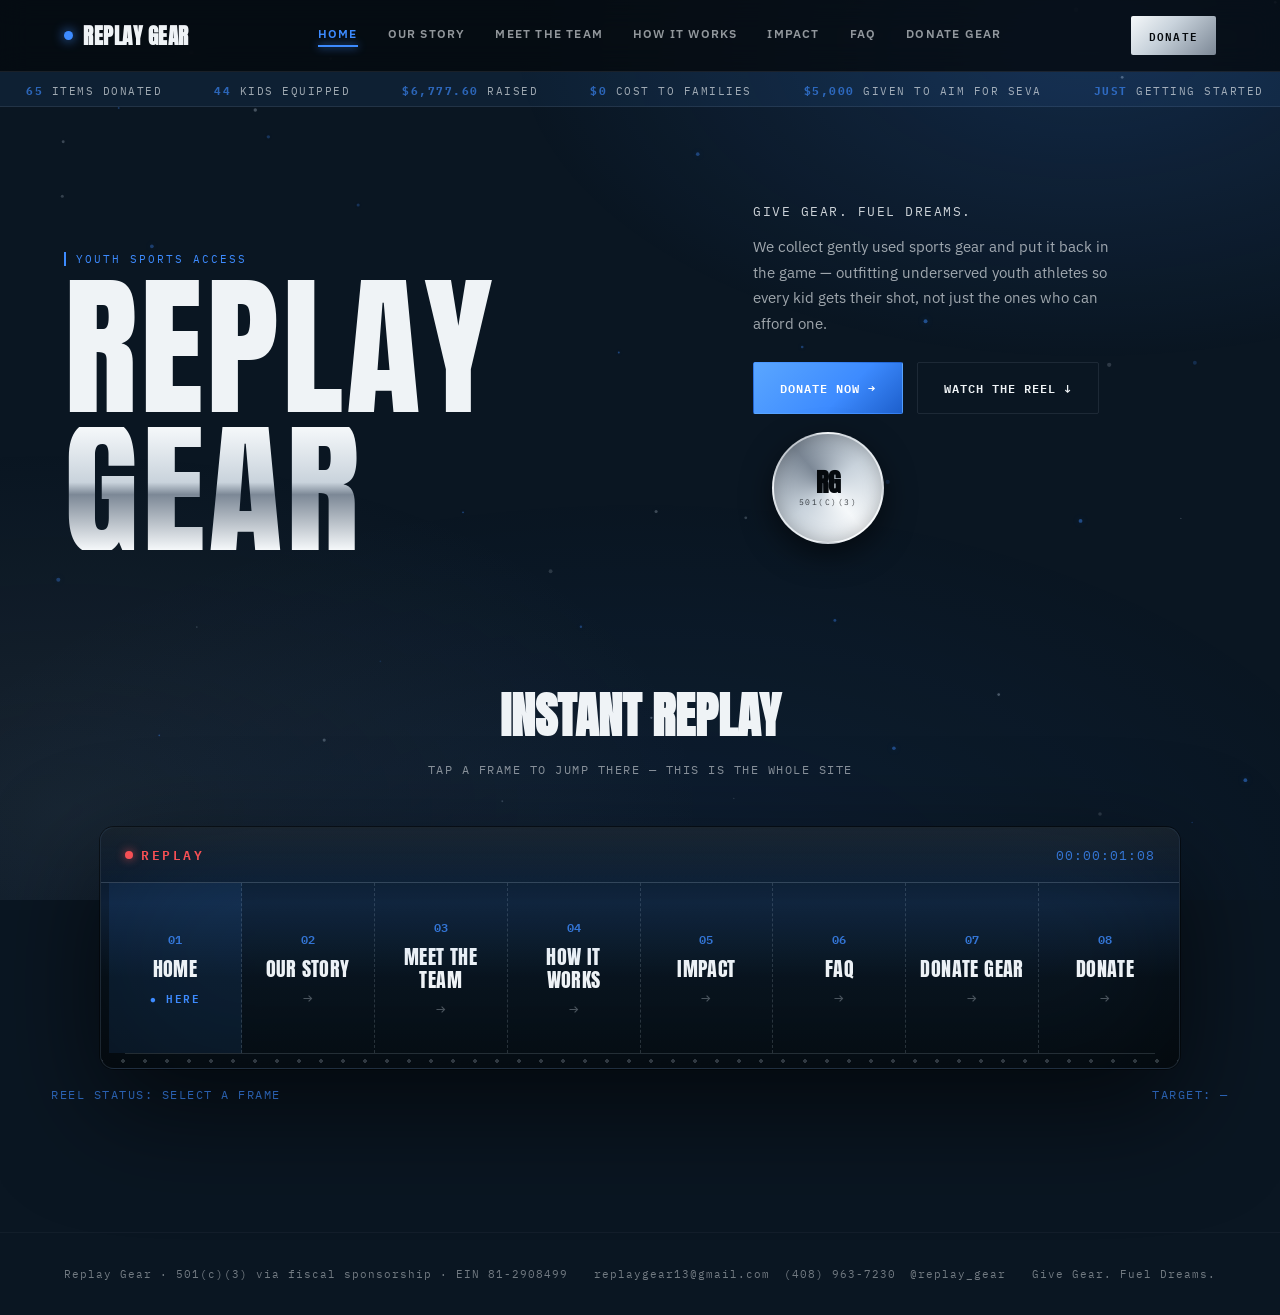
<file: index.html>
<!DOCTYPE html>
<html lang="en">
<head>
<meta charset="UTF-8">
<meta name="viewport" content="width=device-width, initial-scale=1.0">
<title>Replay Gear — Give Gear. Fuel Dreams.</title>
<meta name="description" content="Replay Gear collects gently used youth sports equipment and puts it back in the game — outfitting underserved young athletes so every kid gets their shot.">
<meta property="og:title" content="Replay Gear — Give Gear. Fuel Dreams.">
<meta property="og:description" content="We collect gently used sports gear and redistribute it to underserved youth athletes, at no cost to families.">
<meta property="og:type" content="website">
<link rel="icon" href="data:image/svg+xml,<svg xmlns=%22http://www.w3.org/2000/svg%22 viewBox=%220 0 100 100%22><circle cx=%2250%22 cy=%2250%22 r=%2248%22 fill=%22%230A1622%22/><ellipse cx=%2250%22 cy=%2250%22 rx=%2232%22 ry=%2220%22 fill=%22%23C9D3DC%22/></svg>">
<link rel="preconnect" href="https://fonts.googleapis.com">
<link rel="preconnect" href="https://fonts.gstatic.com" crossorigin>
<link href="https://fonts.googleapis.com/css2?family=Anton&family=IBM+Plex+Sans:wght@400;500;600;700&family=IBM+Plex+Mono:wght@500;600&display=swap" rel="stylesheet">
<link rel="stylesheet" href="css/style.css">
</head>
<body>
<canvas id="bg-canvas" aria-hidden="true"></canvas>
<div class="bg-glow"></div>

<nav>
  <a class="logo" href="index.html"><span class="dot"></span>REPLAY GEAR</a>
  <div class="navlinks">
    <a href="index.html" aria-current="page">Home</a>
    <a href="story.html">Our Story</a>
    <a href="team.html">Meet the Team</a>
    <a href="how-it-works.html">How it Works</a>
    <a href="impact.html">Impact</a>
    <a href="faq.html">FAQ</a>
    <a href="donate-gear.html">Donate Gear</a>
  </div>
  <div class="nav-right">
    <a class="nav-cta" href="donate.html">Donate</a>
    <button class="nav-burger" id="navBurger" aria-label="Toggle menu" aria-expanded="false">
      <span></span><span></span><span></span>
    </button>
  </div>
</nav>

<div class="mobile-panel" id="mobilePanel">
  <a href="index.html" aria-current="page">Home</a>
  <a href="story.html">Our Story</a>
  <a href="team.html">Meet the Team</a>
  <a href="how-it-works.html">How it Works</a>
  <a href="impact.html">Impact</a>
  <a href="faq.html">FAQ</a>
    <a href="donate-gear.html">Donate Gear</a>
  <a class="nav-cta" href="donate.html">Donate</a>
</div>

<div class="ticker-wrap"><div class="ticker" id="ticker"></div></div>

<main>
  <section class="hero" id="hero">
    <div class="hero-grid">
      <div class="hero-title-col">
        <div class="hero-tag">Youth Sports Access</div>
        <h1 class="hero-title">
          <span class="flap-line" id="flap1"></span>
          <span class="flap-line chrome-text" id="flap2"></span>
        </h1>
      </div>
      <div class="hero-copy-col">
        <p class="hero-kicker">Give gear. Fuel dreams.</p>
        <p class="hero-sub">We collect gently used sports gear and put it back in the game — outfitting underserved youth athletes so every kid gets their shot, not just the ones who can afford one.</p>
        <div class="hero-actions">
          <div class="hero-cta-primary">
            <a class="btn btn-primary" href="donate.html">Donate Now →</a>
            <div class="badge-wrap" aria-hidden="true">
              <div class="badge-coin">
                <div class="badge-coin-inner">
                  <div class="badge-face front">
                    <span class="rg">RG</span>
                    <span class="mono">501(C)(3)</span>
                  </div>
                  <div class="badge-face back">
                    <div class="laces"><span></span><span></span><span></span><span></span><span></span></div>
                  </div>
                </div>
              </div>
            </div>
          </div>
          <a class="btn btn-ghost" href="#field">Watch the Reel ↓</a>
        </div>
      </div>
    </div>
  </section>

  <section class="field-section" id="field">
    <div class="field-header">
      <div class="field-title">Instant Replay</div>
      <div class="field-note">Tap a frame to jump there — this is the whole site</div>
    </div>
    <div class="reel-wrap" id="fieldWrap">
      <div class="reel-monitor">
        <div class="reel-scanline"></div>
        <div class="reel-topbar">
          <span class="reel-live"><span class="reel-dot"></span>Replay</span>
          <span class="reel-timecode" id="reelTimecode">00:00:00:00</span>
        </div>
        <div class="reel-strip" id="field-el">
          <div class="frame current" aria-current="page">
            <span class="frame-num">01</span>
            <span class="frame-name">Home</span>
            <span class="frame-here">● Here</span>
          </div>
          <button class="frame" data-href="story.html">
            <span class="frame-num">02</span>
            <span class="frame-name">Our Story</span>
            <span class="frame-arrow">→</span>
          </button>
          <button class="frame" data-href="team.html">
            <span class="frame-num">03</span>
            <span class="frame-name">Meet the Team</span>
            <span class="frame-arrow">→</span>
          </button>
          <button class="frame" data-href="how-it-works.html">
            <span class="frame-num">04</span>
            <span class="frame-name">How It Works</span>
            <span class="frame-arrow">→</span>
          </button>
          <button class="frame" data-href="impact.html">
            <span class="frame-num">05</span>
            <span class="frame-name">Impact</span>
            <span class="frame-arrow">→</span>
          </button>
          <button class="frame" data-href="faq.html">
            <span class="frame-num">06</span>
            <span class="frame-name">FAQ</span>
            <span class="frame-arrow">→</span>
          </button>
          <button class="frame" data-href="donate-gear.html">
            <span class="frame-num">07</span>
            <span class="frame-name">Donate Gear</span>
            <span class="frame-arrow">→</span>
          </button>
          <button class="frame" data-href="donate.html">
            <span class="frame-num">08</span>
            <span class="frame-name">Donate</span>
            <span class="frame-arrow">→</span>
          </button>
        </div>
        <div class="reel-track"><div class="reel-playhead" id="reelPlayhead"></div></div>
        <div class="reel-perf"></div>
      </div>
    </div>
    <div class="field-hud">
      <span>REEL STATUS: SELECT A FRAME</span>
      <span id="hudTarget">TARGET: —</span>
    </div>
  </section>
</main>

<footer>
  <span>Replay Gear · 501(c)(3) via fiscal sponsorship · EIN 81-2908499</span>
  <span class="footer-contact"><a href="mailto:replaygear13@gmail.com">replaygear13@gmail.com</a><a href="tel:+14089637230">(408) 963-7230</a><a href="https://instagram.com/replay_gear" target="_blank" rel="noopener">@replay_gear</a></span>
  <span>Give Gear. Fuel Dreams.</span>
</footer>

<script src="js/main.js"></script>
</body>
</html>
</file>
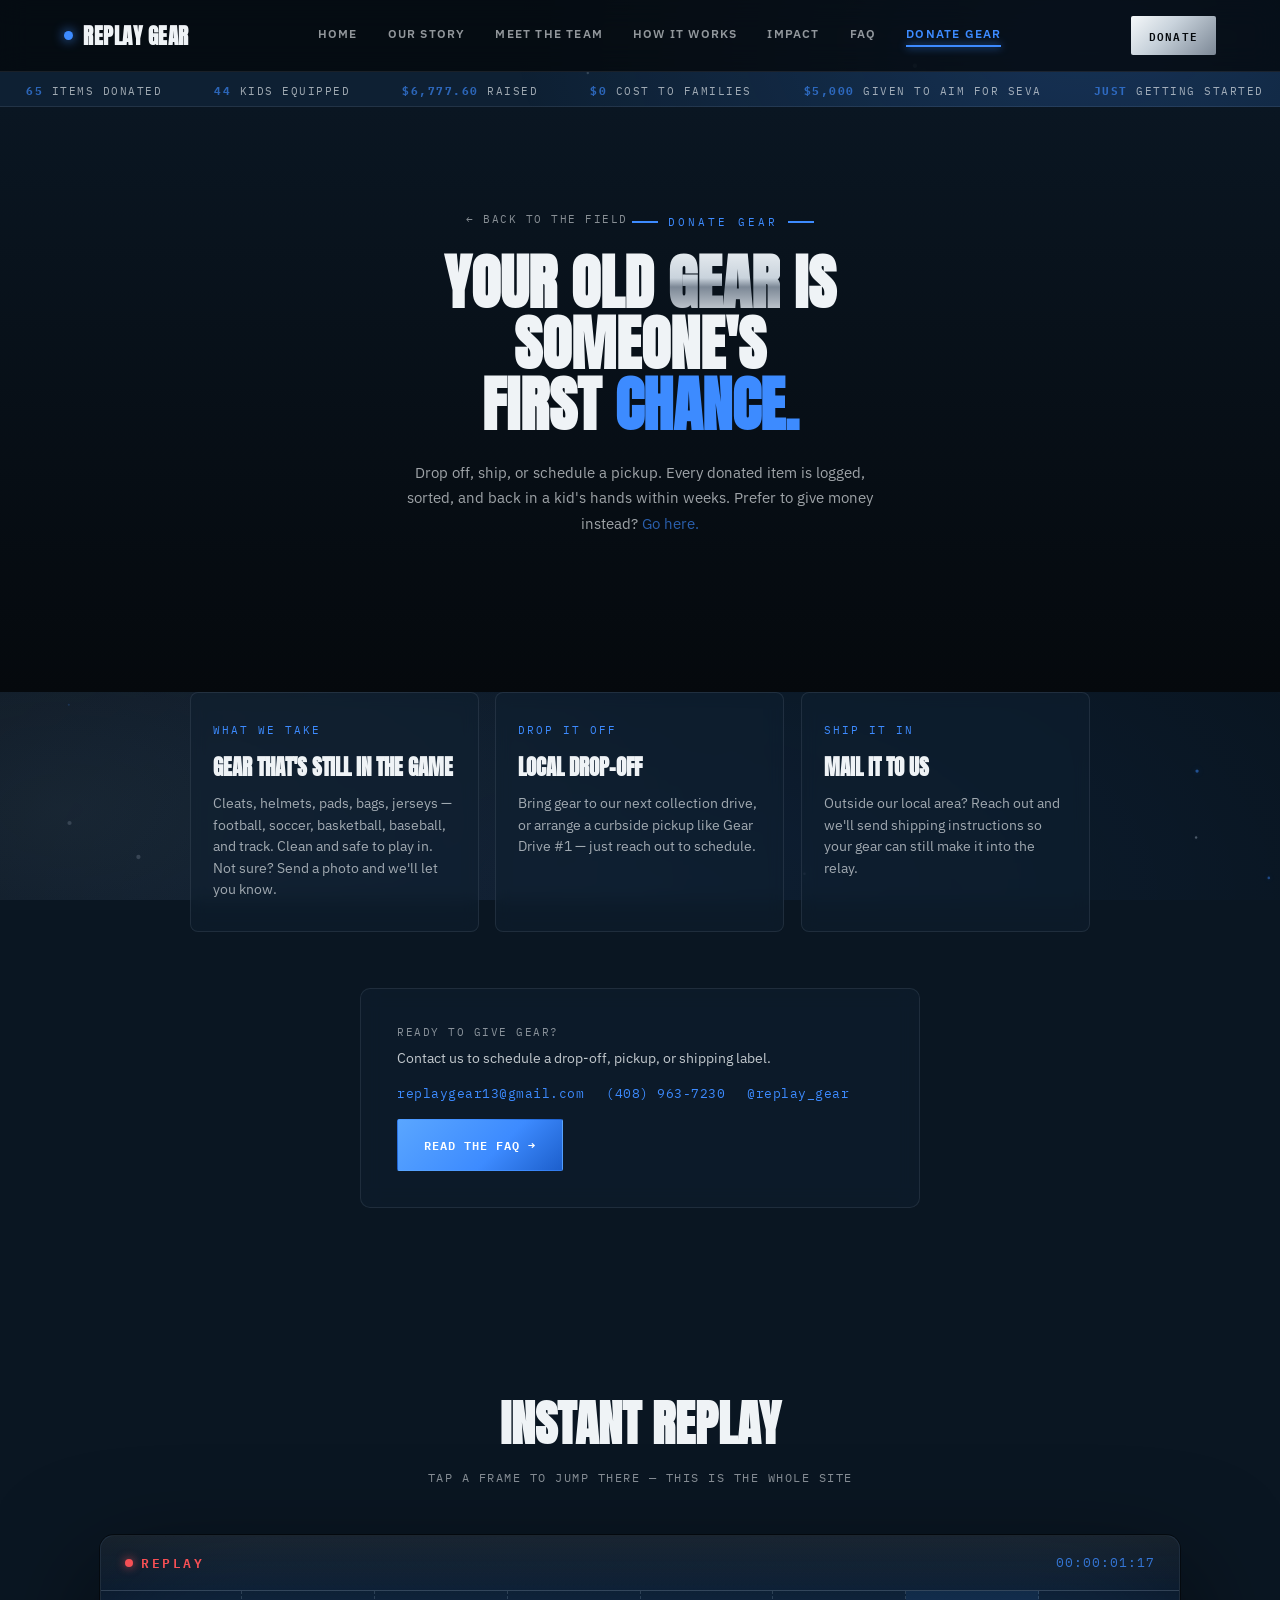
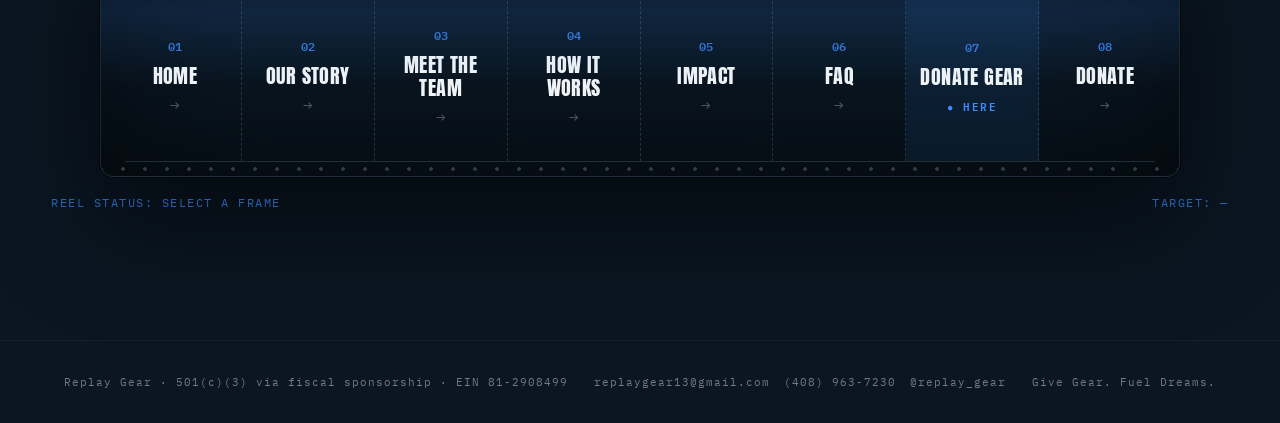
<file: donate-gear.html>
<!DOCTYPE html>
<html lang="en">
<head>
<meta charset="UTF-8">
<meta name="viewport" content="width=device-width, initial-scale=1.0">
<title>Donate Gear — Replay Gear</title>
<meta name="description" content="Drop off, ship, or schedule a pickup. Every donated item is logged, sorted, and back in a kid's hands within weeks.">
<link rel="icon" href="data:image/svg+xml,<svg xmlns=%22http://www.w3.org/2000/svg%22 viewBox=%220 0 100 100%22><circle cx=%2250%22 cy=%2250%22 r=%2248%22 fill=%22%230A1622%22/><ellipse cx=%2250%22 cy=%2250%22 rx=%2232%22 ry=%2220%22 fill=%22%23C9D3DC%22/></svg>">
<link rel="preconnect" href="https://fonts.googleapis.com">
<link rel="preconnect" href="https://fonts.gstatic.com" crossorigin>
<link href="https://fonts.googleapis.com/css2?family=Anton&family=IBM+Plex+Sans:wght@400;500;600;700&family=IBM+Plex+Mono:wght@500;600&display=swap" rel="stylesheet">
<link rel="stylesheet" href="css/style.css">
</head>
<body>
<canvas id="bg-canvas" aria-hidden="true"></canvas>
<div class="bg-glow"></div>

<nav>
  <a class="logo" href="index.html"><span class="dot"></span>REPLAY GEAR</a>
  <div class="navlinks">
    <a href="index.html">Home</a>
    <a href="story.html">Our Story</a>
    <a href="team.html">Meet the Team</a>
    <a href="how-it-works.html">How it Works</a>
    <a href="impact.html">Impact</a>
    <a href="faq.html">FAQ</a>
    <a href="donate-gear.html" aria-current="page">Donate Gear</a>
  </div>
  <div class="nav-right">
    <a class="nav-cta" href="donate.html">Donate</a>
    <button class="nav-burger" id="navBurger" aria-label="Toggle menu" aria-expanded="false">
      <span></span><span></span><span></span>
    </button>
  </div>
</nav>

<div class="mobile-panel" id="mobilePanel">
  <a href="index.html">Home</a>
  <a href="story.html">Our Story</a>
  <a href="team.html">Meet the Team</a>
  <a href="how-it-works.html">How it Works</a>
  <a href="impact.html">Impact</a>
  <a href="faq.html">FAQ</a>
  <a href="donate-gear.html" aria-current="page">Donate Gear</a>
  <a class="nav-cta" href="donate.html">Donate</a>
</div>

<div class="ticker-wrap"><div class="ticker" id="ticker"></div></div>

<main>
  <section class="cta" style="padding-top:100px;">
    <a class="back-home" href="index.html">← Back to the field</a>
    <div class="hero-eyebrow">Donate Gear</div>
    <h2>Your old <em class="chrome-text">gear</em> is someone's<br>first <em style="color:var(--accent);">chance.</em></h2>
    <p>Drop off, ship, or schedule a pickup. Every donated item is logged, sorted, and back in a kid's hands within weeks. Prefer to give money instead? <a href="donate.html" style="color:var(--accent);">Go here.</a></p>
  </section>

  <section class="section" style="padding-top:0;">
    <div class="quarters three-up">
      <div class="tilt-card"><div class="tilt-glow"></div>
        <div class="quarter-tag">WHAT WE TAKE</div>
        <h3>Gear That's Still In The Game</h3>
        <p>Cleats, helmets, pads, bags, jerseys — football, soccer, basketball, baseball, and track. Clean and safe to play in. Not sure? Send a photo and we'll let you know.</p>
      </div>
      <div class="tilt-card"><div class="tilt-glow"></div>
        <div class="quarter-tag">DROP IT OFF</div>
        <h3>Local Drop-Off</h3>
        <p>Bring gear to our next collection drive, or arrange a curbside pickup like Gear Drive #1 — just reach out to schedule.</p>
      </div>
      <div class="tilt-card"><div class="tilt-glow"></div>
        <div class="quarter-tag">SHIP IT IN</div>
        <h3>Mail It To Us</h3>
        <p>Outside our local area? Reach out and we'll send shipping instructions so your gear can still make it into the relay.</p>
      </div>
    </div>

    <div class="donate-panel" style="margin-top:56px;">
      <div class="donate-field">
        <label>Ready to give gear?</label>
        <p style="font-size:14px; line-height:1.7; opacity:.8; margin-top:6px;">
          Contact us to schedule a drop-off, pickup, or shipping label.
        </p>
        <div class="contact-links">
          <a href="mailto:replaygear13@gmail.com">replaygear13@gmail.com</a>
          <a href="tel:+14089637230">(408) 963-7230</a>
          <a href="https://instagram.com/replay_gear" target="_blank" rel="noopener">@replay_gear</a>
        </div>
      </div>
      <div class="hero-actions" style="justify-content:flex-start; margin-top:10px;">
        <a class="btn btn-primary" href="faq.html">Read the FAQ →</a>
      </div>
    </div>
  </section>
  <section class="field-section" id="field">
    <div class="field-header">
      <div class="field-title">Instant Replay</div>
      <div class="field-note">Tap a frame to jump there — this is the whole site</div>
    </div>
    <div class="reel-wrap" id="fieldWrap">
      <div class="reel-monitor">
        <div class="reel-scanline"></div>
        <div class="reel-topbar">
          <span class="reel-live"><span class="reel-dot"></span>Replay</span>
          <span class="reel-timecode" id="reelTimecode">00:00:00:00</span>
        </div>
        <div class="reel-strip" id="field-el">
          <button class="frame" data-href="index.html">
            <span class="frame-num">01</span>
            <span class="frame-name">Home</span>
            <span class="frame-arrow">→</span>
          </button>
          <button class="frame" data-href="story.html">
            <span class="frame-num">02</span>
            <span class="frame-name">Our Story</span>
            <span class="frame-arrow">→</span>
          </button>
          <button class="frame" data-href="team.html">
            <span class="frame-num">03</span>
            <span class="frame-name">Meet the Team</span>
            <span class="frame-arrow">→</span>
          </button>
          <button class="frame" data-href="how-it-works.html">
            <span class="frame-num">04</span>
            <span class="frame-name">How It Works</span>
            <span class="frame-arrow">→</span>
          </button>
          <button class="frame" data-href="impact.html">
            <span class="frame-num">05</span>
            <span class="frame-name">Impact</span>
            <span class="frame-arrow">→</span>
          </button>
          <button class="frame" data-href="faq.html">
            <span class="frame-num">06</span>
            <span class="frame-name">FAQ</span>
            <span class="frame-arrow">→</span>
          </button>
          <div class="frame current" aria-current="page">
            <span class="frame-num">07</span>
            <span class="frame-name">Donate Gear</span>
            <span class="frame-here">● Here</span>
          </div>
          <button class="frame" data-href="donate.html">
            <span class="frame-num">08</span>
            <span class="frame-name">Donate</span>
            <span class="frame-arrow">→</span>
          </button>
        </div>
        <div class="reel-track"><div class="reel-playhead" id="reelPlayhead"></div></div>
        <div class="reel-perf"></div>
      </div>
    </div>
    <div class="field-hud">
      <span>REEL STATUS: SELECT A FRAME</span>
      <span id="hudTarget">TARGET: —</span>
    </div>
  </section>
</main>

<footer>
  <span>Replay Gear · 501(c)(3) via fiscal sponsorship · EIN 81-2908499</span>
  <span class="footer-contact"><a href="mailto:replaygear13@gmail.com">replaygear13@gmail.com</a><a href="tel:+14089637230">(408) 963-7230</a><a href="https://instagram.com/replay_gear" target="_blank" rel="noopener">@replay_gear</a></span>
  <span>Give Gear. Fuel Dreams.</span>
</footer>

<script src="js/main.js"></script>
</body>
</html>
</file>
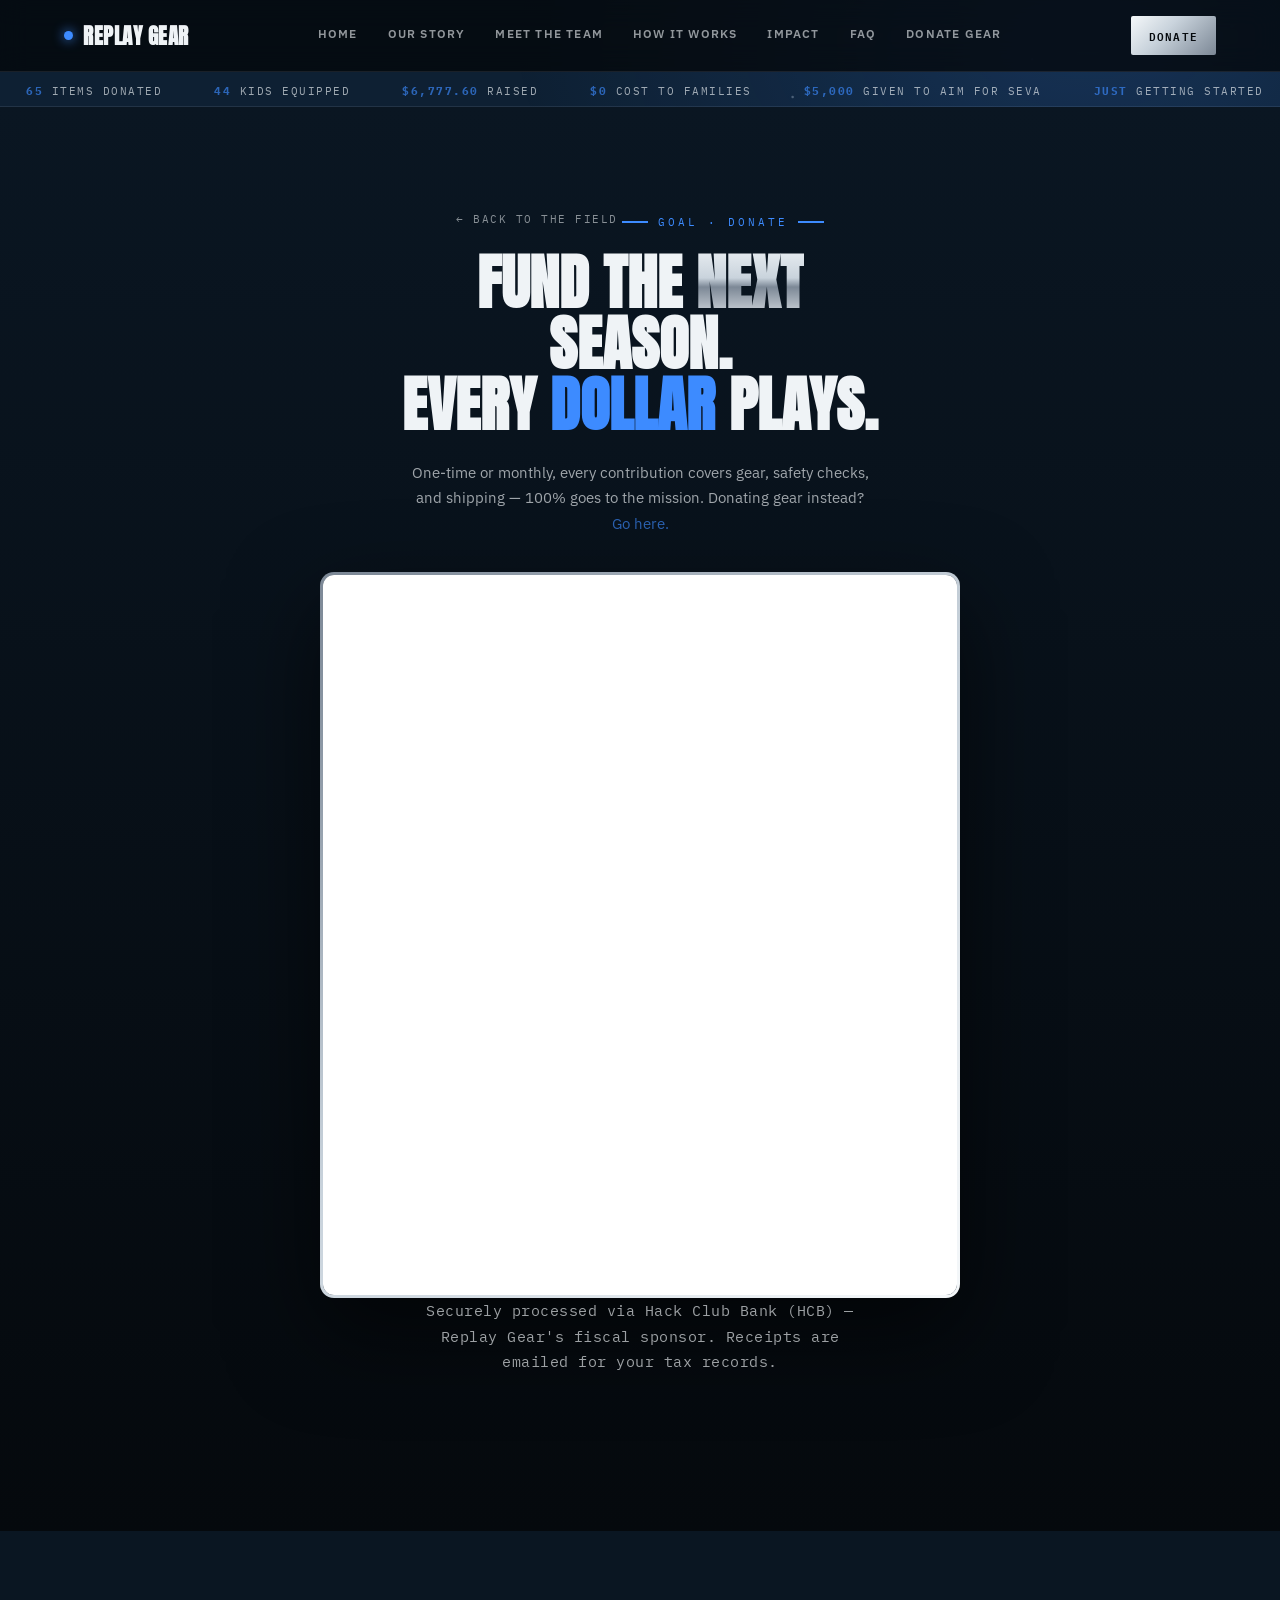
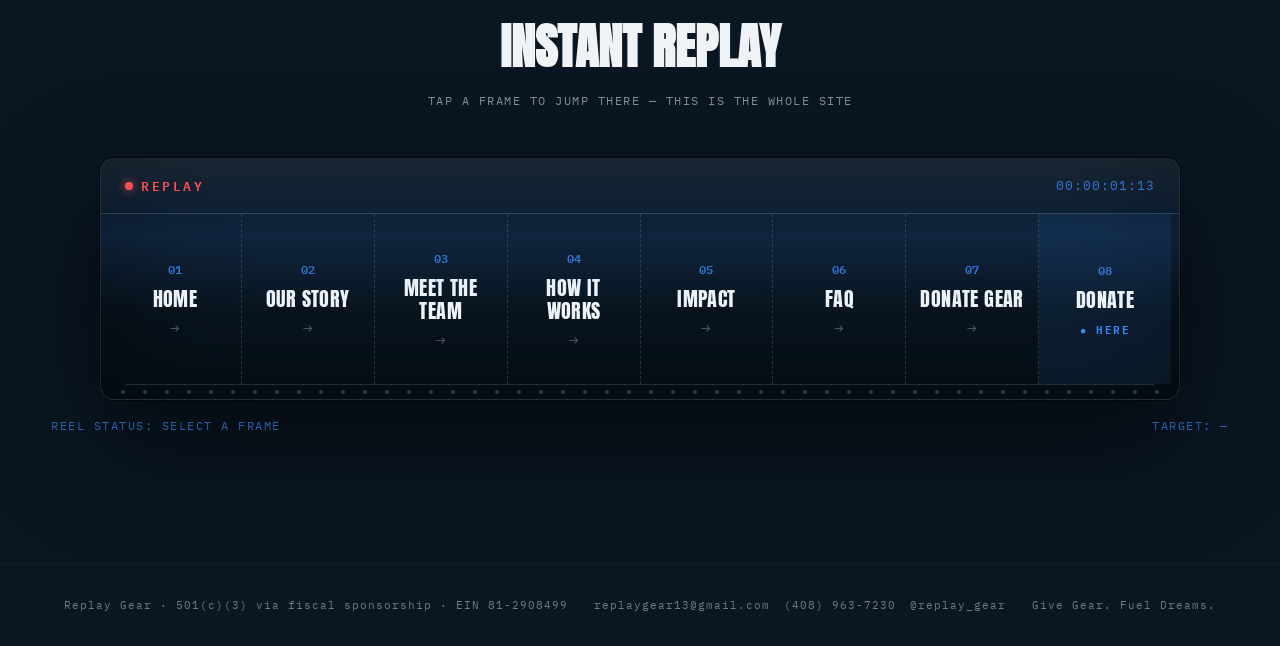
<file: donate.html>
<!DOCTYPE html>
<html lang="en">
<head>
<meta charset="UTF-8">
<meta name="viewport" content="width=device-width, initial-scale=1.0">
<title>Donate — Replay Gear</title>
<meta name="description" content="Drop off, ship, or schedule a pickup. Every donation is logged, sorted, and back in a kid's hands within weeks.">
<link rel="icon" href="data:image/svg+xml,<svg xmlns=%22http://www.w3.org/2000/svg%22 viewBox=%220 0 100 100%22><circle cx=%2250%22 cy=%2250%22 r=%2248%22 fill=%22%230A1622%22/><ellipse cx=%2250%22 cy=%2250%22 rx=%2232%22 ry=%2220%22 fill=%22%23C9D3DC%22/></svg>">
<link rel="preconnect" href="https://fonts.googleapis.com">
<link rel="preconnect" href="https://fonts.gstatic.com" crossorigin>
<link href="https://fonts.googleapis.com/css2?family=Anton&family=IBM+Plex+Sans:wght@400;500;600;700&family=IBM+Plex+Mono:wght@500;600&display=swap" rel="stylesheet">
<link rel="stylesheet" href="css/style.css">
</head>
<body>
<canvas id="bg-canvas" aria-hidden="true"></canvas>
<div class="bg-glow"></div>

<nav>
  <a class="logo" href="index.html"><span class="dot"></span>REPLAY GEAR</a>
  <div class="navlinks">
    <a href="index.html">Home</a>
    <a href="story.html">Our Story</a>
    <a href="team.html">Meet the Team</a>
    <a href="how-it-works.html">How it Works</a>
    <a href="impact.html">Impact</a>
    <a href="faq.html">FAQ</a>
    <a href="donate-gear.html">Donate Gear</a>
  </div>
  <div class="nav-right">
    <a class="nav-cta" href="donate.html" aria-current="page">Donate</a>
    <button class="nav-burger" id="navBurger" aria-label="Toggle menu" aria-expanded="false">
      <span></span><span></span><span></span>
    </button>
  </div>
</nav>

<div class="mobile-panel" id="mobilePanel">
  <a href="index.html">Home</a>
  <a href="story.html">Our Story</a>
  <a href="team.html">Meet the Team</a>
  <a href="how-it-works.html">How it Works</a>
  <a href="impact.html">Impact</a>
  <a href="faq.html">FAQ</a>
  <a href="donate-gear.html">Donate Gear</a>
  <a class="nav-cta" href="donate.html">Donate</a>
</div>

<div class="ticker-wrap"><div class="ticker" id="ticker"></div></div>

<main>
  <section class="cta" id="donate" style="padding-top:100px;">
    <a class="back-home" href="index.html">← Back to the field</a>
    <div class="hero-eyebrow">Goal · Donate</div>
    <h2>Fund the <em class="chrome-text">next</em> season.<br>Every <em style="color:var(--accent);">dollar</em> plays.</h2>
    <p>One-time or monthly, every contribution covers gear, safety checks, and shipping — 100% goes to the mission. Donating gear instead? <a href="donate-gear.html" style="color:var(--accent);">Go here.</a></p>

    <div class="donate-embed-panel">
      <div class="donate-embed-inner">
        <iframe src="https://hcb.hackclub.com/donations/start/replay-gear" title="Donate to Replay Gear" name="donateFrame" scrolling="yes" allowfullscreen></iframe>
      </div>
    </div>
    <p class="donate-embed-note">Securely processed via Hack Club Bank (HCB) — Replay Gear's fiscal sponsor. Receipts are emailed for your tax records.</p>
  </section>
  <section class="field-section" id="field">
    <div class="field-header">
      <div class="field-title">Instant Replay</div>
      <div class="field-note">Tap a frame to jump there — this is the whole site</div>
    </div>
    <div class="reel-wrap" id="fieldWrap">
      <div class="reel-monitor">
        <div class="reel-scanline"></div>
        <div class="reel-topbar">
          <span class="reel-live"><span class="reel-dot"></span>Replay</span>
          <span class="reel-timecode" id="reelTimecode">00:00:00:00</span>
        </div>
        <div class="reel-strip" id="field-el">
          <button class="frame" data-href="index.html">
            <span class="frame-num">01</span>
            <span class="frame-name">Home</span>
            <span class="frame-arrow">→</span>
          </button>
          <button class="frame" data-href="story.html">
            <span class="frame-num">02</span>
            <span class="frame-name">Our Story</span>
            <span class="frame-arrow">→</span>
          </button>
          <button class="frame" data-href="team.html">
            <span class="frame-num">03</span>
            <span class="frame-name">Meet the Team</span>
            <span class="frame-arrow">→</span>
          </button>
          <button class="frame" data-href="how-it-works.html">
            <span class="frame-num">04</span>
            <span class="frame-name">How It Works</span>
            <span class="frame-arrow">→</span>
          </button>
          <button class="frame" data-href="impact.html">
            <span class="frame-num">05</span>
            <span class="frame-name">Impact</span>
            <span class="frame-arrow">→</span>
          </button>
          <button class="frame" data-href="faq.html">
            <span class="frame-num">06</span>
            <span class="frame-name">FAQ</span>
            <span class="frame-arrow">→</span>
          </button>
          <button class="frame" data-href="donate-gear.html">
            <span class="frame-num">07</span>
            <span class="frame-name">Donate Gear</span>
            <span class="frame-arrow">→</span>
          </button>
          <div class="frame current" aria-current="page">
            <span class="frame-num">08</span>
            <span class="frame-name">Donate</span>
            <span class="frame-here">● Here</span>
          </div>
        </div>
        <div class="reel-track"><div class="reel-playhead" id="reelPlayhead"></div></div>
        <div class="reel-perf"></div>
      </div>
    </div>
    <div class="field-hud">
      <span>REEL STATUS: SELECT A FRAME</span>
      <span id="hudTarget">TARGET: —</span>
    </div>
  </section>
</main>

<footer>
  <span>Replay Gear · 501(c)(3) via fiscal sponsorship · EIN 81-2908499</span>
  <span class="footer-contact"><a href="mailto:replaygear13@gmail.com">replaygear13@gmail.com</a><a href="tel:+14089637230">(408) 963-7230</a><a href="https://instagram.com/replay_gear" target="_blank" rel="noopener">@replay_gear</a></span>
  <span>Give Gear. Fuel Dreams.</span>
</footer>

<script src="js/main.js"></script>
</body>
</html>
</file>
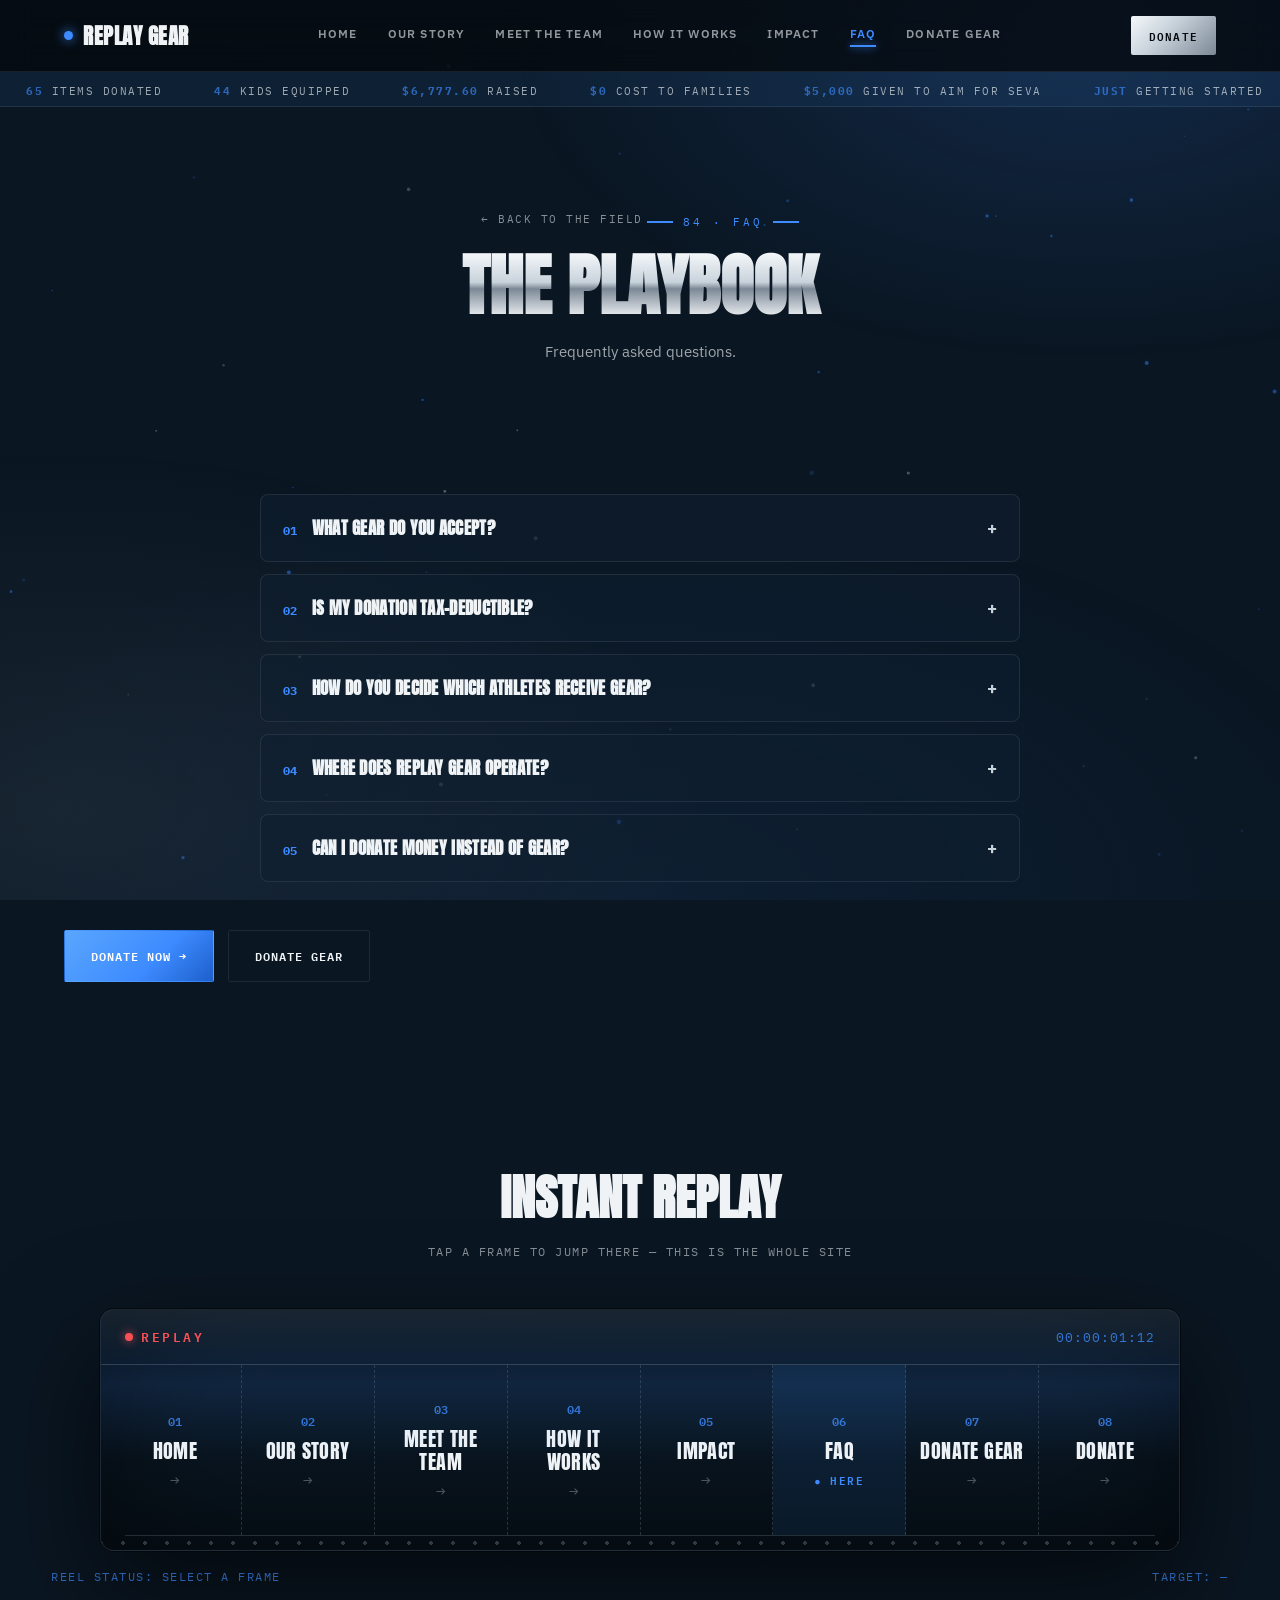
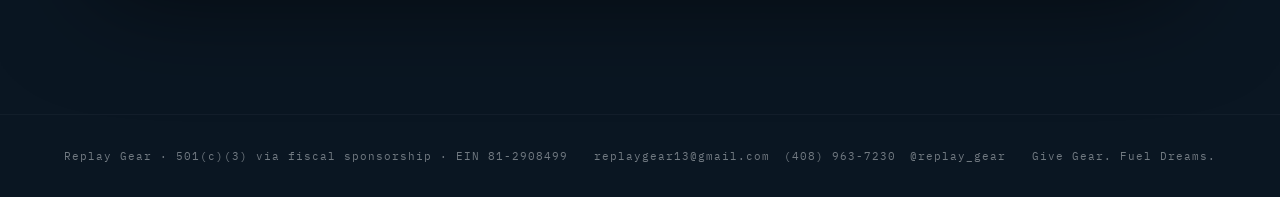
<file: faq.html>
<!DOCTYPE html>
<html lang="en">
<head>
<meta charset="UTF-8">
<meta name="viewport" content="width=device-width, initial-scale=1.0">
<title>FAQ — Replay Gear</title>
<meta name="description" content="The Playbook: frequently asked questions about donating and receiving gear through Replay Gear.">
<link rel="icon" href="data:image/svg+xml,<svg xmlns=%22http://www.w3.org/2000/svg%22 viewBox=%220 0 100 100%22><circle cx=%2250%22 cy=%2250%22 r=%2248%22 fill=%22%230A1622%22/><ellipse cx=%2250%22 cy=%2250%22 rx=%2232%22 ry=%2220%22 fill=%22%23C9D3DC%22/></svg>">
<link rel="preconnect" href="https://fonts.googleapis.com">
<link rel="preconnect" href="https://fonts.gstatic.com" crossorigin>
<link href="https://fonts.googleapis.com/css2?family=Anton&family=IBM+Plex+Sans:wght@400;500;600;700&family=IBM+Plex+Mono:wght@500;600&display=swap" rel="stylesheet">
<link rel="stylesheet" href="css/style.css">
</head>
<body>
<canvas id="bg-canvas" aria-hidden="true"></canvas>
<div class="bg-glow"></div>

<nav>
  <a class="logo" href="index.html"><span class="dot"></span>REPLAY GEAR</a>
  <div class="navlinks">
    <a href="index.html">Home</a>
    <a href="story.html">Our Story</a>
    <a href="team.html">Meet the Team</a>
    <a href="how-it-works.html">How it Works</a>
    <a href="impact.html">Impact</a>
    <a href="faq.html" aria-current="page">FAQ</a>
    <a href="donate-gear.html">Donate Gear</a>
  </div>
  <div class="nav-right">
    <a class="nav-cta" href="donate.html">Donate</a>
    <button class="nav-burger" id="navBurger" aria-label="Toggle menu" aria-expanded="false">
      <span></span><span></span><span></span>
    </button>
  </div>
</nav>

<div class="mobile-panel" id="mobilePanel">
  <a href="index.html">Home</a>
  <a href="story.html">Our Story</a>
  <a href="team.html">Meet the Team</a>
  <a href="how-it-works.html">How it Works</a>
  <a href="impact.html">Impact</a>
  <a href="faq.html" aria-current="page">FAQ</a>
    <a href="donate-gear.html">Donate Gear</a>
  <a class="nav-cta" href="donate.html">Donate</a>
</div>

<div class="ticker-wrap"><div class="ticker" id="ticker"></div></div>

<main>
  <section class="page-header">
    <a class="back-home" href="index.html">← Back to the field</a>
    <div class="hero-eyebrow">84 · FAQ</div>
    <h1 class="chrome-text">The Playbook</h1>
    <p>Frequently asked questions.</p>
  </section>

  <section class="section">
    <div class="faq-list">
      <div class="faq-item">
        <button class="faq-q" aria-expanded="false"><span><span class="num">01</span>What gear do you accept?</span><span class="chevron">+</span></button>
        <div class="faq-a"><p>Cleats, helmets, pads, bags, jerseys, and most equipment for football, soccer, basketball, baseball, and track — as long as it's clean and still safe to play in. If you're not sure, send a photo and we'll let you know.</p></div>
      </div>
      <div class="faq-item">
        <button class="faq-q" aria-expanded="false"><span><span class="num">02</span>Is my donation tax-deductible?</span><span class="chevron">+</span></button>
        <div class="faq-a"><p>Yes. Replay Gear operates as a 501(c)(3) through fiscal sponsorship, and you'll receive a donation receipt for gear and monetary gifts alike.</p></div>
      </div>
      <div class="faq-item">
        <button class="faq-q" aria-expanded="false"><span><span class="num">03</span>How do you decide which athletes receive gear?</span><span class="chevron">+</span></button>
        <div class="faq-a"><p>We work through partner schools, rec leagues, and community programs who identify need directly — we never require families to prove income or fill out paperwork to receive gear.</p></div>
      </div>
      <div class="faq-item">
        <button class="faq-q" aria-expanded="false"><span><span class="num">04</span>Where does Replay Gear operate?</span><span class="chevron">+</span></button>
        <div class="faq-a"><p>We're just getting started — Gear Drive #1 focused on local pickups, and we've already partnered with organizations like AIM for Seva. Reach out if you'd like to bring a drive to your community.</p></div>
      </div>
      <div class="faq-item">
        <button class="faq-q" aria-expanded="false"><span><span class="num">05</span>Can I donate money instead of gear?</span><span class="chevron">+</span></button>
        <div class="faq-a"><p>Absolutely — cash donations cover cleaning, safety inspection, and shipping costs, which stretch every donated item further. Use the donate page to give either way.</p></div>
      </div>
    </div>
    <div class="hero-actions" style="justify-content:flex-start; margin-top:48px;">
      <a class="btn btn-primary" href="donate.html">Donate Now →</a>
      <a class="btn btn-ghost" href="donate-gear.html">Donate Gear</a>
    </div>
  </section>
  <section class="field-section" id="field">
    <div class="field-header">
      <div class="field-title">Instant Replay</div>
      <div class="field-note">Tap a frame to jump there — this is the whole site</div>
    </div>
    <div class="reel-wrap" id="fieldWrap">
      <div class="reel-monitor">
        <div class="reel-scanline"></div>
        <div class="reel-topbar">
          <span class="reel-live"><span class="reel-dot"></span>Replay</span>
          <span class="reel-timecode" id="reelTimecode">00:00:00:00</span>
        </div>
        <div class="reel-strip" id="field-el">
          <button class="frame" data-href="index.html">
            <span class="frame-num">01</span>
            <span class="frame-name">Home</span>
            <span class="frame-arrow">→</span>
          </button>
          <button class="frame" data-href="story.html">
            <span class="frame-num">02</span>
            <span class="frame-name">Our Story</span>
            <span class="frame-arrow">→</span>
          </button>
          <button class="frame" data-href="team.html">
            <span class="frame-num">03</span>
            <span class="frame-name">Meet the Team</span>
            <span class="frame-arrow">→</span>
          </button>
          <button class="frame" data-href="how-it-works.html">
            <span class="frame-num">04</span>
            <span class="frame-name">How It Works</span>
            <span class="frame-arrow">→</span>
          </button>
          <button class="frame" data-href="impact.html">
            <span class="frame-num">05</span>
            <span class="frame-name">Impact</span>
            <span class="frame-arrow">→</span>
          </button>
          <div class="frame current" aria-current="page">
            <span class="frame-num">06</span>
            <span class="frame-name">FAQ</span>
            <span class="frame-here">● Here</span>
          </div>
          <button class="frame" data-href="donate-gear.html">
            <span class="frame-num">07</span>
            <span class="frame-name">Donate Gear</span>
            <span class="frame-arrow">→</span>
          </button>
          <button class="frame" data-href="donate.html">
            <span class="frame-num">08</span>
            <span class="frame-name">Donate</span>
            <span class="frame-arrow">→</span>
          </button>
        </div>
        <div class="reel-track"><div class="reel-playhead" id="reelPlayhead"></div></div>
        <div class="reel-perf"></div>
      </div>
    </div>
    <div class="field-hud">
      <span>REEL STATUS: SELECT A FRAME</span>
      <span id="hudTarget">TARGET: —</span>
    </div>
  </section>
</main>

<footer>
  <span>Replay Gear · 501(c)(3) via fiscal sponsorship · EIN 81-2908499</span>
  <span class="footer-contact"><a href="mailto:replaygear13@gmail.com">replaygear13@gmail.com</a><a href="tel:+14089637230">(408) 963-7230</a><a href="https://instagram.com/replay_gear" target="_blank" rel="noopener">@replay_gear</a></span>
  <span>Give Gear. Fuel Dreams.</span>
</footer>

<script src="js/main.js"></script>
</body>
</html>
</file>
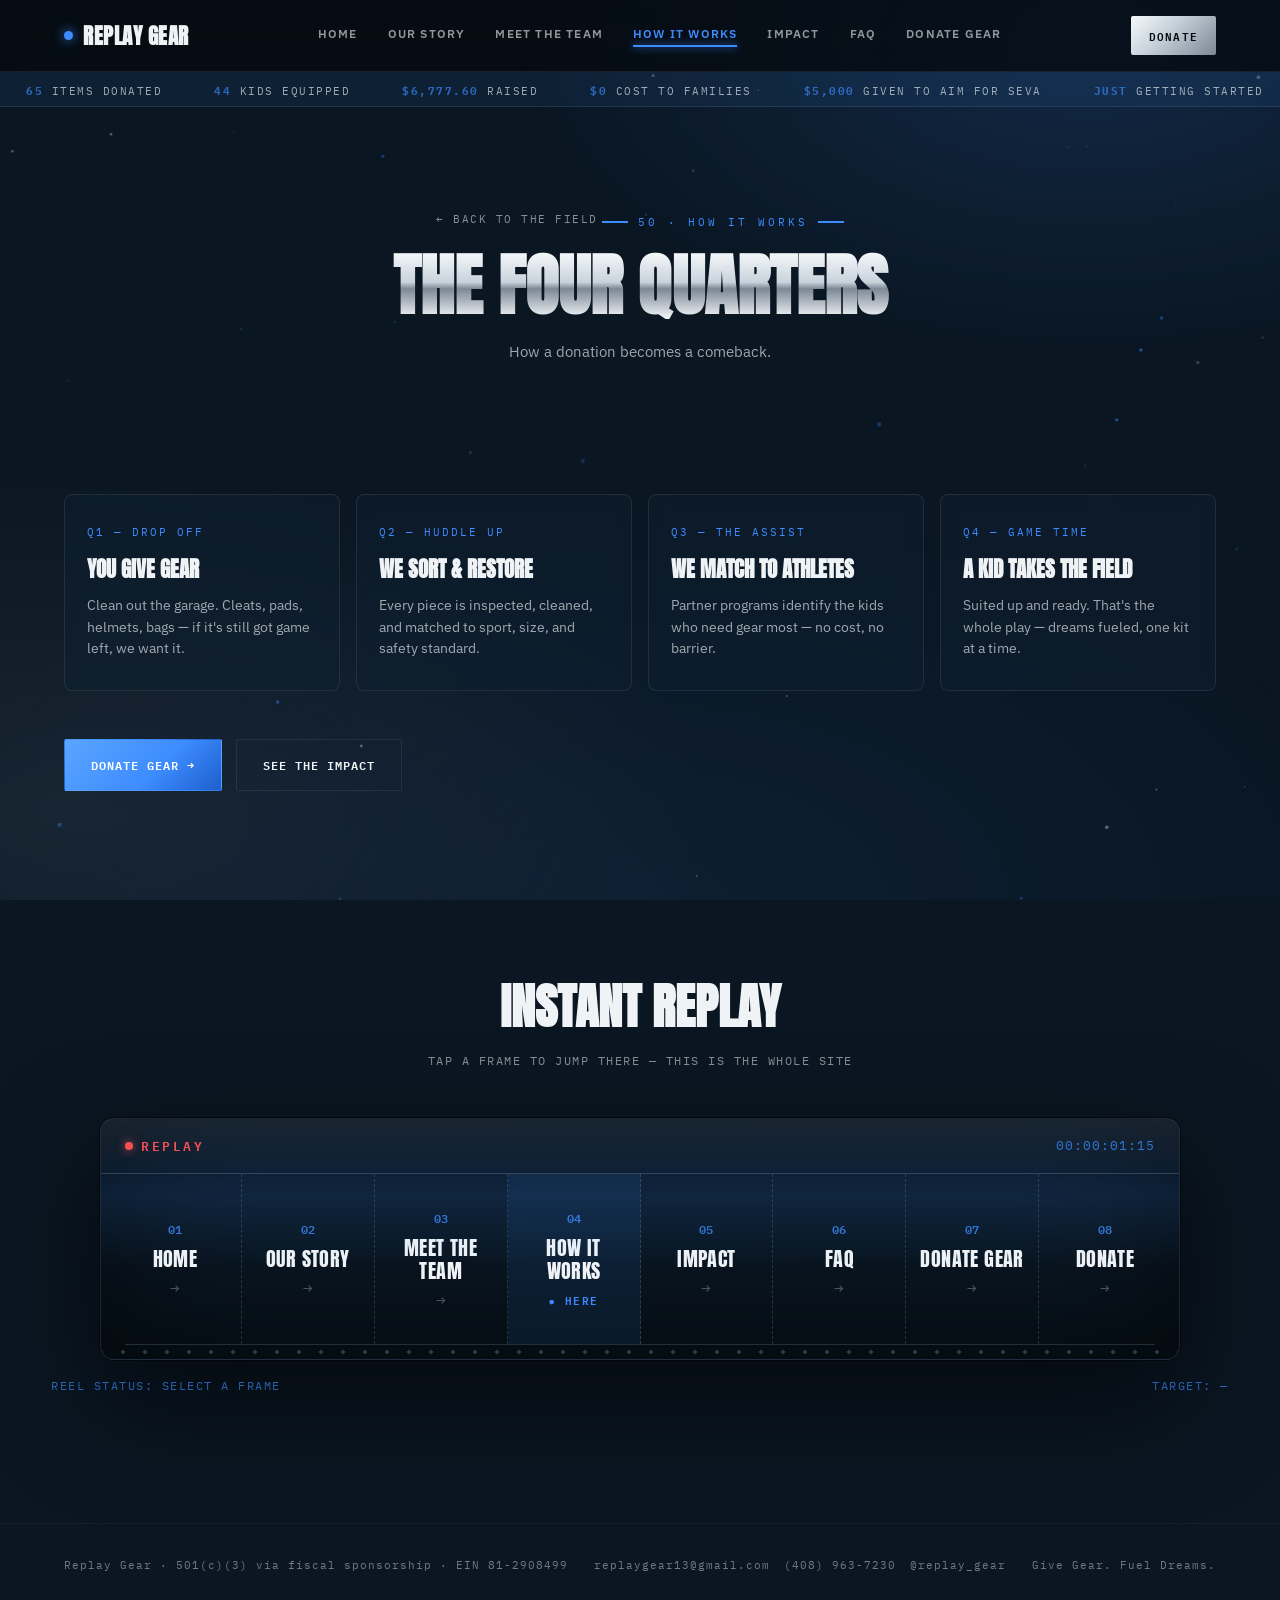
<file: how-it-works.html>
<!DOCTYPE html>
<html lang="en">
<head>
<meta charset="UTF-8">
<meta name="viewport" content="width=device-width, initial-scale=1.0">
<title>How It Works — Replay Gear</title>
<meta name="description" content="The Four Quarters: how a donation becomes a comeback, from drop-off to game time.">
<link rel="icon" href="data:image/svg+xml,<svg xmlns=%22http://www.w3.org/2000/svg%22 viewBox=%220 0 100 100%22><circle cx=%2250%22 cy=%2250%22 r=%2248%22 fill=%22%230A1622%22/><ellipse cx=%2250%22 cy=%2250%22 rx=%2232%22 ry=%2220%22 fill=%22%23C9D3DC%22/></svg>">
<link rel="preconnect" href="https://fonts.googleapis.com">
<link rel="preconnect" href="https://fonts.gstatic.com" crossorigin>
<link href="https://fonts.googleapis.com/css2?family=Anton&family=IBM+Plex+Sans:wght@400;500;600;700&family=IBM+Plex+Mono:wght@500;600&display=swap" rel="stylesheet">
<link rel="stylesheet" href="css/style.css">
</head>
<body>
<canvas id="bg-canvas" aria-hidden="true"></canvas>
<div class="bg-glow"></div>

<nav>
  <a class="logo" href="index.html"><span class="dot"></span>REPLAY GEAR</a>
  <div class="navlinks">
    <a href="index.html">Home</a>
    <a href="story.html">Our Story</a>
    <a href="team.html">Meet the Team</a>
    <a href="how-it-works.html" aria-current="page">How it Works</a>
    <a href="impact.html">Impact</a>
    <a href="faq.html">FAQ</a>
    <a href="donate-gear.html">Donate Gear</a>
  </div>
  <div class="nav-right">
    <a class="nav-cta" href="donate.html">Donate</a>
    <button class="nav-burger" id="navBurger" aria-label="Toggle menu" aria-expanded="false">
      <span></span><span></span><span></span>
    </button>
  </div>
</nav>

<div class="mobile-panel" id="mobilePanel">
  <a href="index.html">Home</a>
  <a href="story.html">Our Story</a>
  <a href="team.html">Meet the Team</a>
  <a href="how-it-works.html" aria-current="page">How it Works</a>
  <a href="impact.html">Impact</a>
  <a href="faq.html">FAQ</a>
    <a href="donate-gear.html">Donate Gear</a>
  <a class="nav-cta" href="donate.html">Donate</a>
</div>

<div class="ticker-wrap"><div class="ticker" id="ticker"></div></div>

<main>
  <section class="page-header">
    <a class="back-home" href="index.html">← Back to the field</a>
    <div class="hero-eyebrow">50 · How It Works</div>
    <h1 class="chrome-text">The Four Quarters</h1>
    <p>How a donation becomes a comeback.</p>
  </section>

  <section class="section">
    <div class="quarters">
      <div class="tilt-card"><div class="tilt-glow"></div>
        <div class="quarter-tag">Q1 — DROP OFF</div>
        <h3>You Give Gear</h3>
        <p>Clean out the garage. Cleats, pads, helmets, bags — if it's still got game left, we want it.</p>
      </div>
      <div class="tilt-card"><div class="tilt-glow"></div>
        <div class="quarter-tag">Q2 — HUDDLE UP</div>
        <h3>We Sort &amp; Restore</h3>
        <p>Every piece is inspected, cleaned, and matched to sport, size, and safety standard.</p>
      </div>
      <div class="tilt-card"><div class="tilt-glow"></div>
        <div class="quarter-tag">Q3 — THE ASSIST</div>
        <h3>We Match to Athletes</h3>
        <p>Partner programs identify the kids who need gear most — no cost, no barrier.</p>
      </div>
      <div class="tilt-card"><div class="tilt-glow"></div>
        <div class="quarter-tag">Q4 — GAME TIME</div>
        <h3>A Kid Takes the Field</h3>
        <p>Suited up and ready. That's the whole play — dreams fueled, one kit at a time.</p>
      </div>
    </div>
    <div class="hero-actions" style="justify-content:flex-start; margin-top:48px;">
      <a class="btn btn-primary" href="donate-gear.html">Donate Gear →</a>
      <a class="btn btn-ghost" href="impact.html">See the Impact</a>
    </div>
  </section>
  <section class="field-section" id="field">
    <div class="field-header">
      <div class="field-title">Instant Replay</div>
      <div class="field-note">Tap a frame to jump there — this is the whole site</div>
    </div>
    <div class="reel-wrap" id="fieldWrap">
      <div class="reel-monitor">
        <div class="reel-scanline"></div>
        <div class="reel-topbar">
          <span class="reel-live"><span class="reel-dot"></span>Replay</span>
          <span class="reel-timecode" id="reelTimecode">00:00:00:00</span>
        </div>
        <div class="reel-strip" id="field-el">
          <button class="frame" data-href="index.html">
            <span class="frame-num">01</span>
            <span class="frame-name">Home</span>
            <span class="frame-arrow">→</span>
          </button>
          <button class="frame" data-href="story.html">
            <span class="frame-num">02</span>
            <span class="frame-name">Our Story</span>
            <span class="frame-arrow">→</span>
          </button>
          <button class="frame" data-href="team.html">
            <span class="frame-num">03</span>
            <span class="frame-name">Meet the Team</span>
            <span class="frame-arrow">→</span>
          </button>
          <div class="frame current" aria-current="page">
            <span class="frame-num">04</span>
            <span class="frame-name">How It Works</span>
            <span class="frame-here">● Here</span>
          </div>
          <button class="frame" data-href="impact.html">
            <span class="frame-num">05</span>
            <span class="frame-name">Impact</span>
            <span class="frame-arrow">→</span>
          </button>
          <button class="frame" data-href="faq.html">
            <span class="frame-num">06</span>
            <span class="frame-name">FAQ</span>
            <span class="frame-arrow">→</span>
          </button>
          <button class="frame" data-href="donate-gear.html">
            <span class="frame-num">07</span>
            <span class="frame-name">Donate Gear</span>
            <span class="frame-arrow">→</span>
          </button>
          <button class="frame" data-href="donate.html">
            <span class="frame-num">08</span>
            <span class="frame-name">Donate</span>
            <span class="frame-arrow">→</span>
          </button>
        </div>
        <div class="reel-track"><div class="reel-playhead" id="reelPlayhead"></div></div>
        <div class="reel-perf"></div>
      </div>
    </div>
    <div class="field-hud">
      <span>REEL STATUS: SELECT A FRAME</span>
      <span id="hudTarget">TARGET: —</span>
    </div>
  </section>
</main>

<footer>
  <span>Replay Gear · 501(c)(3) via fiscal sponsorship · EIN 81-2908499</span>
  <span class="footer-contact"><a href="mailto:replaygear13@gmail.com">replaygear13@gmail.com</a><a href="tel:+14089637230">(408) 963-7230</a><a href="https://instagram.com/replay_gear" target="_blank" rel="noopener">@replay_gear</a></span>
  <span>Give Gear. Fuel Dreams.</span>
</footer>

<script src="js/main.js"></script>
</body>
</html>
</file>
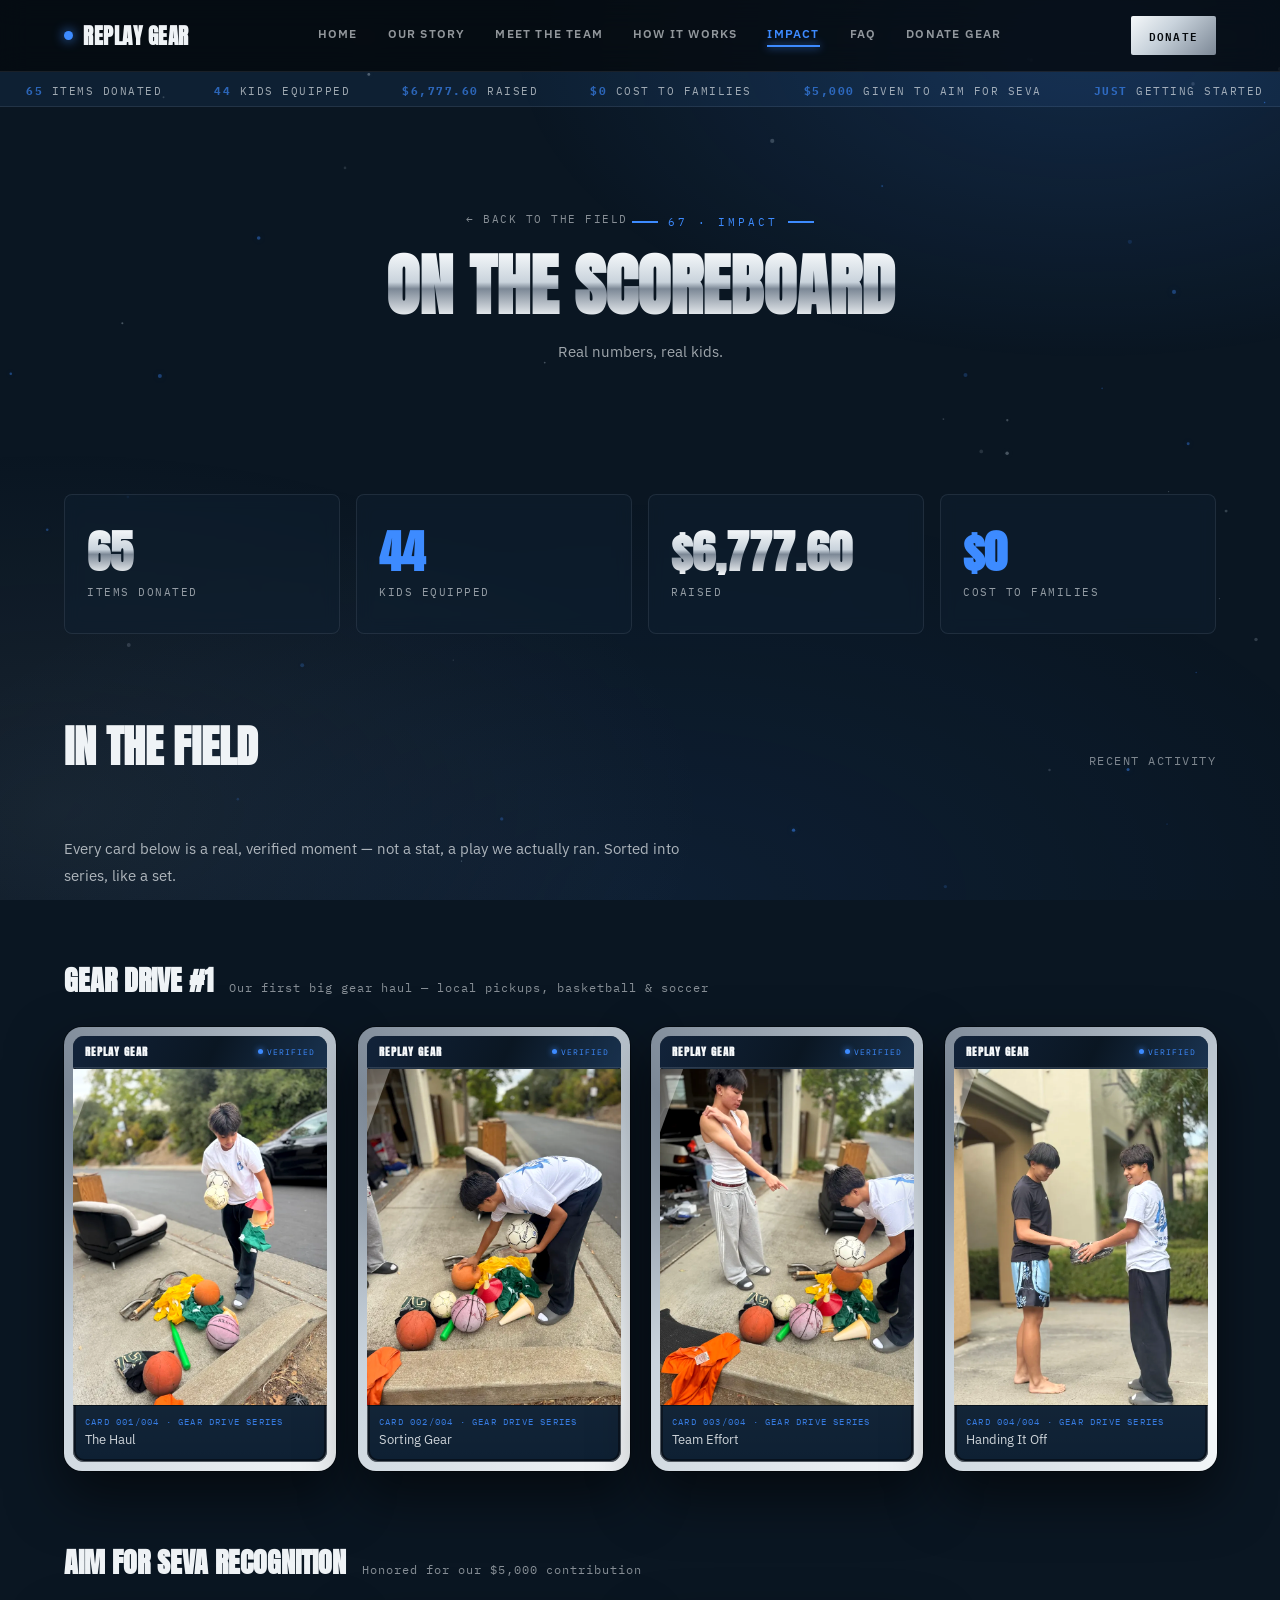
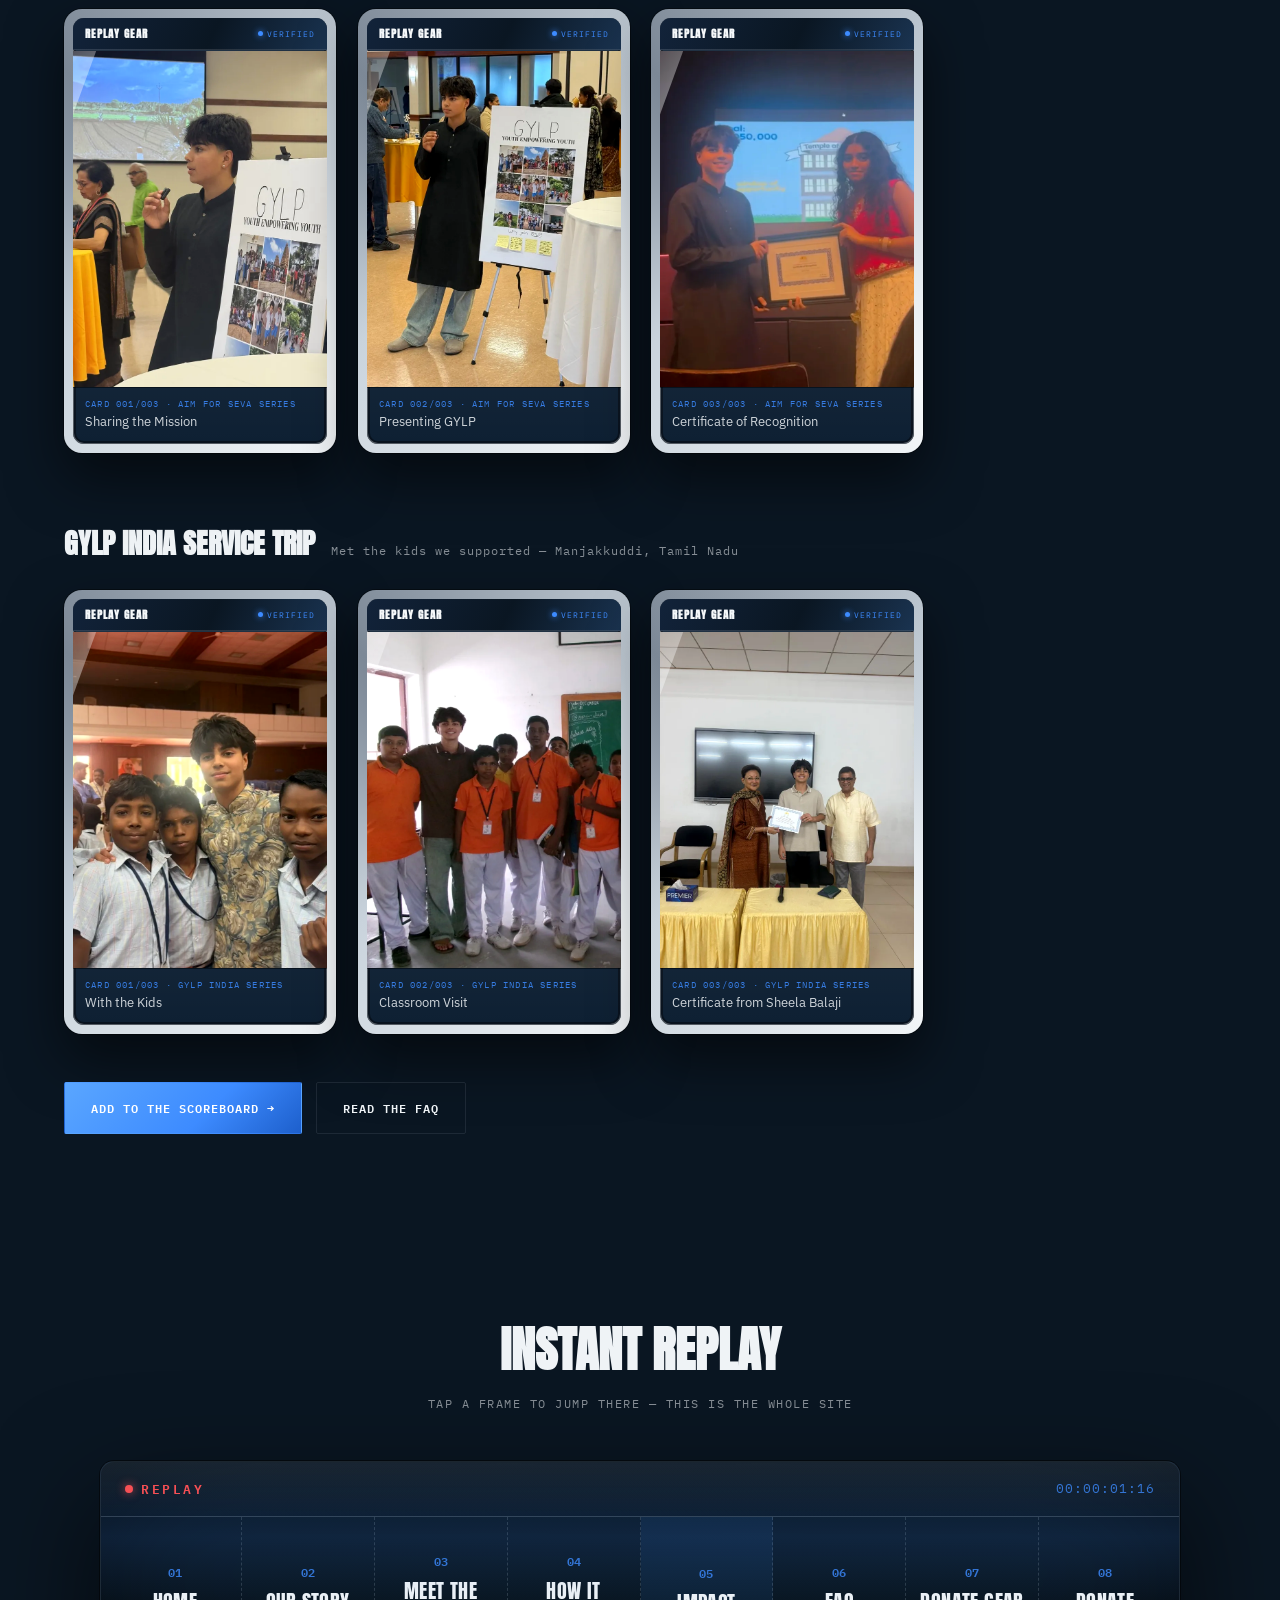
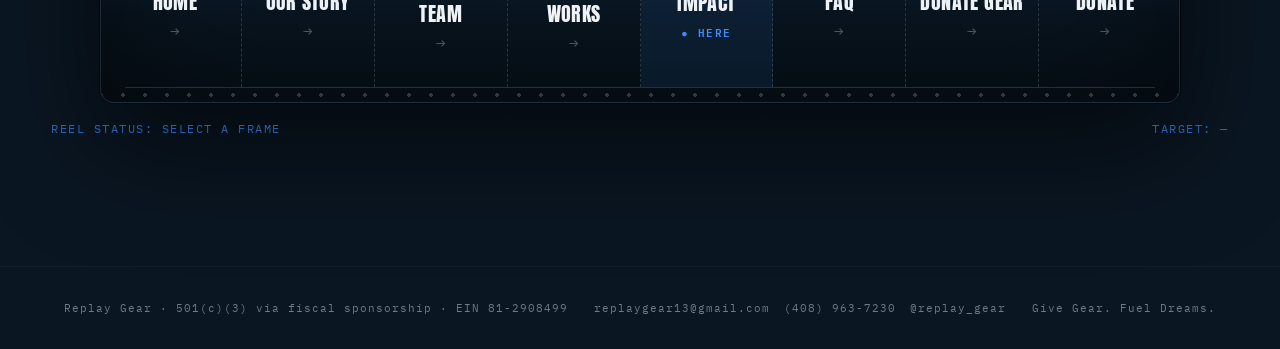
<file: impact.html>
<!DOCTYPE html>
<html lang="en">
<head>
<meta charset="UTF-8">
<meta name="viewport" content="width=device-width, initial-scale=1.0">
<title>Impact — Replay Gear</title>
<meta name="description" content="Real numbers, real kids: Replay Gear's impact on the scoreboard.">
<link rel="icon" href="data:image/svg+xml,<svg xmlns=%22http://www.w3.org/2000/svg%22 viewBox=%220 0 100 100%22><circle cx=%2250%22 cy=%2250%22 r=%2248%22 fill=%22%230A1622%22/><ellipse cx=%2250%22 cy=%2250%22 rx=%2232%22 ry=%2220%22 fill=%22%23C9D3DC%22/></svg>">
<link rel="preconnect" href="https://fonts.googleapis.com">
<link rel="preconnect" href="https://fonts.gstatic.com" crossorigin>
<link href="https://fonts.googleapis.com/css2?family=Anton&family=IBM+Plex+Sans:wght@400;500;600;700&family=IBM+Plex+Mono:wght@500;600&display=swap" rel="stylesheet">
<link rel="stylesheet" href="css/style.css">
</head>
<body>
<canvas id="bg-canvas" aria-hidden="true"></canvas>
<div class="bg-glow"></div>

<nav>
  <a class="logo" href="index.html"><span class="dot"></span>REPLAY GEAR</a>
  <div class="navlinks">
    <a href="index.html">Home</a>
    <a href="story.html">Our Story</a>
    <a href="team.html">Meet the Team</a>
    <a href="how-it-works.html">How it Works</a>
    <a href="impact.html" aria-current="page">Impact</a>
    <a href="faq.html">FAQ</a>
    <a href="donate-gear.html">Donate Gear</a>
  </div>
  <div class="nav-right">
    <a class="nav-cta" href="donate.html">Donate</a>
    <button class="nav-burger" id="navBurger" aria-label="Toggle menu" aria-expanded="false">
      <span></span><span></span><span></span>
    </button>
  </div>
</nav>

<div class="mobile-panel" id="mobilePanel">
  <a href="index.html">Home</a>
  <a href="story.html">Our Story</a>
  <a href="team.html">Meet the Team</a>
  <a href="how-it-works.html">How it Works</a>
  <a href="impact.html" aria-current="page">Impact</a>
  <a href="faq.html">FAQ</a>
    <a href="donate-gear.html">Donate Gear</a>
  <a class="nav-cta" href="donate.html">Donate</a>
</div>

<div class="ticker-wrap"><div class="ticker" id="ticker"></div></div>

<main>
  <section class="page-header">
    <a class="back-home" href="index.html">← Back to the field</a>
    <div class="hero-eyebrow">67 · Impact</div>
    <h1 class="chrome-text">On the Scoreboard</h1>
    <p>Real numbers, real kids.</p>
  </section>

  <section class="section">
    <div class="impact-grid">
      <div class="impact-cell tilt-card"><div class="tilt-glow"></div><div class="impact-num chrome-text">65</div><div class="impact-label">Items Donated</div></div>
      <div class="impact-cell tilt-card"><div class="tilt-glow"></div><div class="impact-num" style="color:var(--accent);">44</div><div class="impact-label">Kids Equipped</div></div>
      <div class="impact-cell tilt-card"><div class="tilt-glow"></div><div class="impact-num chrome-text">$6,777.60</div><div class="impact-label">Raised</div></div>
      <div class="impact-cell tilt-card"><div class="tilt-glow"></div><div class="impact-num" style="color:var(--accent);">$0</div><div class="impact-label">Cost To Families</div></div>
    </div>

    <div class="section-head" style="margin-top:80px;">
      <div class="section-title">In The Field</div>
      <div class="section-note">Recent activity</div>
    </div>
    <p class="section-lead" style="max-width:70ch;">
      Every card below is a real, verified moment — not a stat, a play we actually ran. Sorted into series, like a set.
    </p>

    <div class="card-series">
      <div class="card-series-head">
        <h3>Gear Drive #1</h3>
        <span class="series-note">Our first big gear haul — local pickups, basketball &amp; soccer</span>
      </div>
      <div class="card-grid">
        <div class="trading-card">
          <div class="trading-card-inner"><div class="trading-card-face">
            <div class="card-label-bar"><span class="brand">REPLAY GEAR</span><span class="verified">VERIFIED</span></div>
            <div class="card-photo-window"><img src="assets/series1-gear-drive-1.webp" alt="Carrying donated soccer balls and a basketball during Gear Drive #1"></div>
            <div class="card-cert-strip"><div class="serial">CARD 001/004 · GEAR DRIVE SERIES</div><div class="caption">The Haul</div></div>
          </div></div>
        </div>
        <div class="trading-card">
          <div class="trading-card-inner"><div class="trading-card-face">
            <div class="card-label-bar"><span class="brand">REPLAY GEAR</span><span class="verified">VERIFIED</span></div>
            <div class="card-photo-window"><img src="assets/series1-gear-drive-2.webp" alt="Sorting donated gear on the curb during Gear Drive #1"></div>
            <div class="card-cert-strip"><div class="serial">CARD 002/004 · GEAR DRIVE SERIES</div><div class="caption">Sorting Gear</div></div>
          </div></div>
        </div>
        <div class="trading-card">
          <div class="trading-card-inner"><div class="trading-card-face">
            <div class="card-label-bar"><span class="brand">REPLAY GEAR</span><span class="verified">VERIFIED</span></div>
            <div class="card-photo-window"><img src="assets/series1-gear-drive-3.webp" alt="Two volunteers working together to collect donated gear"></div>
            <div class="card-cert-strip"><div class="serial">CARD 003/004 · GEAR DRIVE SERIES</div><div class="caption">Team Effort</div></div>
          </div></div>
        </div>
        <div class="trading-card">
          <div class="trading-card-inner"><div class="trading-card-face">
            <div class="card-label-bar"><span class="brand">REPLAY GEAR</span><span class="verified">VERIFIED</span></div>
            <div class="card-photo-window"><img src="assets/series1-gear-drive-4.webp" alt="Handing off donated gear to another volunteer"></div>
            <div class="card-cert-strip"><div class="serial">CARD 004/004 · GEAR DRIVE SERIES</div><div class="caption">Handing It Off</div></div>
          </div></div>
        </div>
      </div>
    </div>

    <div class="card-series">
      <div class="card-series-head">
        <h3>AIM for Seva Recognition</h3>
        <span class="series-note">Honored for our $5,000 contribution</span>
      </div>
      <div class="card-grid">
        <div class="trading-card">
          <div class="trading-card-inner"><div class="trading-card-face">
            <div class="card-label-bar"><span class="brand">REPLAY GEAR</span><span class="verified">VERIFIED</span></div>
            <div class="card-photo-window"><img src="assets/series2-aim-for-seva-1.webp" alt="Presenting the GYLP Youth Empowering Youth program"></div>
            <div class="card-cert-strip"><div class="serial">CARD 001/003 · AIM FOR SEVA SERIES</div><div class="caption">Sharing the Mission</div></div>
          </div></div>
        </div>
        <div class="trading-card">
          <div class="trading-card-inner"><div class="trading-card-face">
            <div class="card-label-bar"><span class="brand">REPLAY GEAR</span><span class="verified">VERIFIED</span></div>
            <div class="card-photo-window"><img src="assets/series2-aim-for-seva-2.webp" alt="Presenting the GYLP program to a community audience"></div>
            <div class="card-cert-strip"><div class="serial">CARD 002/003 · AIM FOR SEVA SERIES</div><div class="caption">Presenting GYLP</div></div>
          </div></div>
        </div>
        <div class="trading-card">
          <div class="trading-card-inner"><div class="trading-card-face">
            <div class="card-label-bar"><span class="brand">REPLAY GEAR</span><span class="verified">VERIFIED</span></div>
            <div class="card-photo-window"><img src="assets/series2-aim-for-seva-3.webp" alt="Receiving a certificate of recognition from AIM for Seva"></div>
            <div class="card-cert-strip"><div class="serial">CARD 003/003 · AIM FOR SEVA SERIES</div><div class="caption">Certificate of Recognition</div></div>
          </div></div>
        </div>
      </div>
    </div>

    <div class="card-series">
      <div class="card-series-head">
        <h3>GYLP India Service Trip</h3>
        <span class="series-note">Met the kids we supported — Manjakkuddi, Tamil Nadu</span>
      </div>
      <div class="card-grid">
        <div class="trading-card">
          <div class="trading-card-inner"><div class="trading-card-face">
            <div class="card-label-bar"><span class="brand">REPLAY GEAR</span><span class="verified">VERIFIED</span></div>
            <div class="card-photo-window"><img src="assets/series3-gylp-india-1.webp" alt="With students supported through the AIM for Seva partnership in Manjakkuddi"></div>
            <div class="card-cert-strip"><div class="serial">CARD 001/003 · GYLP INDIA SERIES</div><div class="caption">With the Kids</div></div>
          </div></div>
        </div>
        <div class="trading-card">
          <div class="trading-card-inner"><div class="trading-card-face">
            <div class="card-label-bar"><span class="brand">REPLAY GEAR</span><span class="verified">VERIFIED</span></div>
            <div class="card-photo-window"><img src="assets/series3-gylp-india-2.webp" alt="Classroom visit with students in Manjakkuddi, Tamil Nadu"></div>
            <div class="card-cert-strip"><div class="serial">CARD 002/003 · GYLP INDIA SERIES</div><div class="caption">Classroom Visit</div></div>
          </div></div>
        </div>
        <div class="trading-card">
          <div class="trading-card-inner"><div class="trading-card-face">
            <div class="card-label-bar"><span class="brand">REPLAY GEAR</span><span class="verified">VERIFIED</span></div>
            <div class="card-photo-window"><img src="assets/series3-gylp-india-3.webp" alt="Certificate presented by Sheela Balaji of AIM for Seva / Swami Dayananda Trust"></div>
            <div class="card-cert-strip"><div class="serial">CARD 003/003 · GYLP INDIA SERIES</div><div class="caption">Certificate from Sheela Balaji</div></div>
          </div></div>
        </div>
      </div>
    </div>

    <div class="hero-actions" style="justify-content:flex-start; margin-top:48px;">
      <a class="btn btn-primary" href="donate.html">Add to the Scoreboard →</a>
      <a class="btn btn-ghost" href="faq.html">Read the FAQ</a>
    </div>
  </section>
  <section class="field-section" id="field">
    <div class="field-header">
      <div class="field-title">Instant Replay</div>
      <div class="field-note">Tap a frame to jump there — this is the whole site</div>
    </div>
    <div class="reel-wrap" id="fieldWrap">
      <div class="reel-monitor">
        <div class="reel-scanline"></div>
        <div class="reel-topbar">
          <span class="reel-live"><span class="reel-dot"></span>Replay</span>
          <span class="reel-timecode" id="reelTimecode">00:00:00:00</span>
        </div>
        <div class="reel-strip" id="field-el">
          <button class="frame" data-href="index.html">
            <span class="frame-num">01</span>
            <span class="frame-name">Home</span>
            <span class="frame-arrow">→</span>
          </button>
          <button class="frame" data-href="story.html">
            <span class="frame-num">02</span>
            <span class="frame-name">Our Story</span>
            <span class="frame-arrow">→</span>
          </button>
          <button class="frame" data-href="team.html">
            <span class="frame-num">03</span>
            <span class="frame-name">Meet the Team</span>
            <span class="frame-arrow">→</span>
          </button>
          <button class="frame" data-href="how-it-works.html">
            <span class="frame-num">04</span>
            <span class="frame-name">How It Works</span>
            <span class="frame-arrow">→</span>
          </button>
          <div class="frame current" aria-current="page">
            <span class="frame-num">05</span>
            <span class="frame-name">Impact</span>
            <span class="frame-here">● Here</span>
          </div>
          <button class="frame" data-href="faq.html">
            <span class="frame-num">06</span>
            <span class="frame-name">FAQ</span>
            <span class="frame-arrow">→</span>
          </button>
          <button class="frame" data-href="donate-gear.html">
            <span class="frame-num">07</span>
            <span class="frame-name">Donate Gear</span>
            <span class="frame-arrow">→</span>
          </button>
          <button class="frame" data-href="donate.html">
            <span class="frame-num">08</span>
            <span class="frame-name">Donate</span>
            <span class="frame-arrow">→</span>
          </button>
        </div>
        <div class="reel-track"><div class="reel-playhead" id="reelPlayhead"></div></div>
        <div class="reel-perf"></div>
      </div>
    </div>
    <div class="field-hud">
      <span>REEL STATUS: SELECT A FRAME</span>
      <span id="hudTarget">TARGET: —</span>
    </div>
  </section>
</main>

<footer>
  <span>Replay Gear · 501(c)(3) via fiscal sponsorship · EIN 81-2908499</span>
  <span class="footer-contact"><a href="mailto:replaygear13@gmail.com">replaygear13@gmail.com</a><a href="tel:+14089637230">(408) 963-7230</a><a href="https://instagram.com/replay_gear" target="_blank" rel="noopener">@replay_gear</a></span>
  <span>Give Gear. Fuel Dreams.</span>
</footer>

<script src="js/main.js"></script>
</body>
</html>
</file>
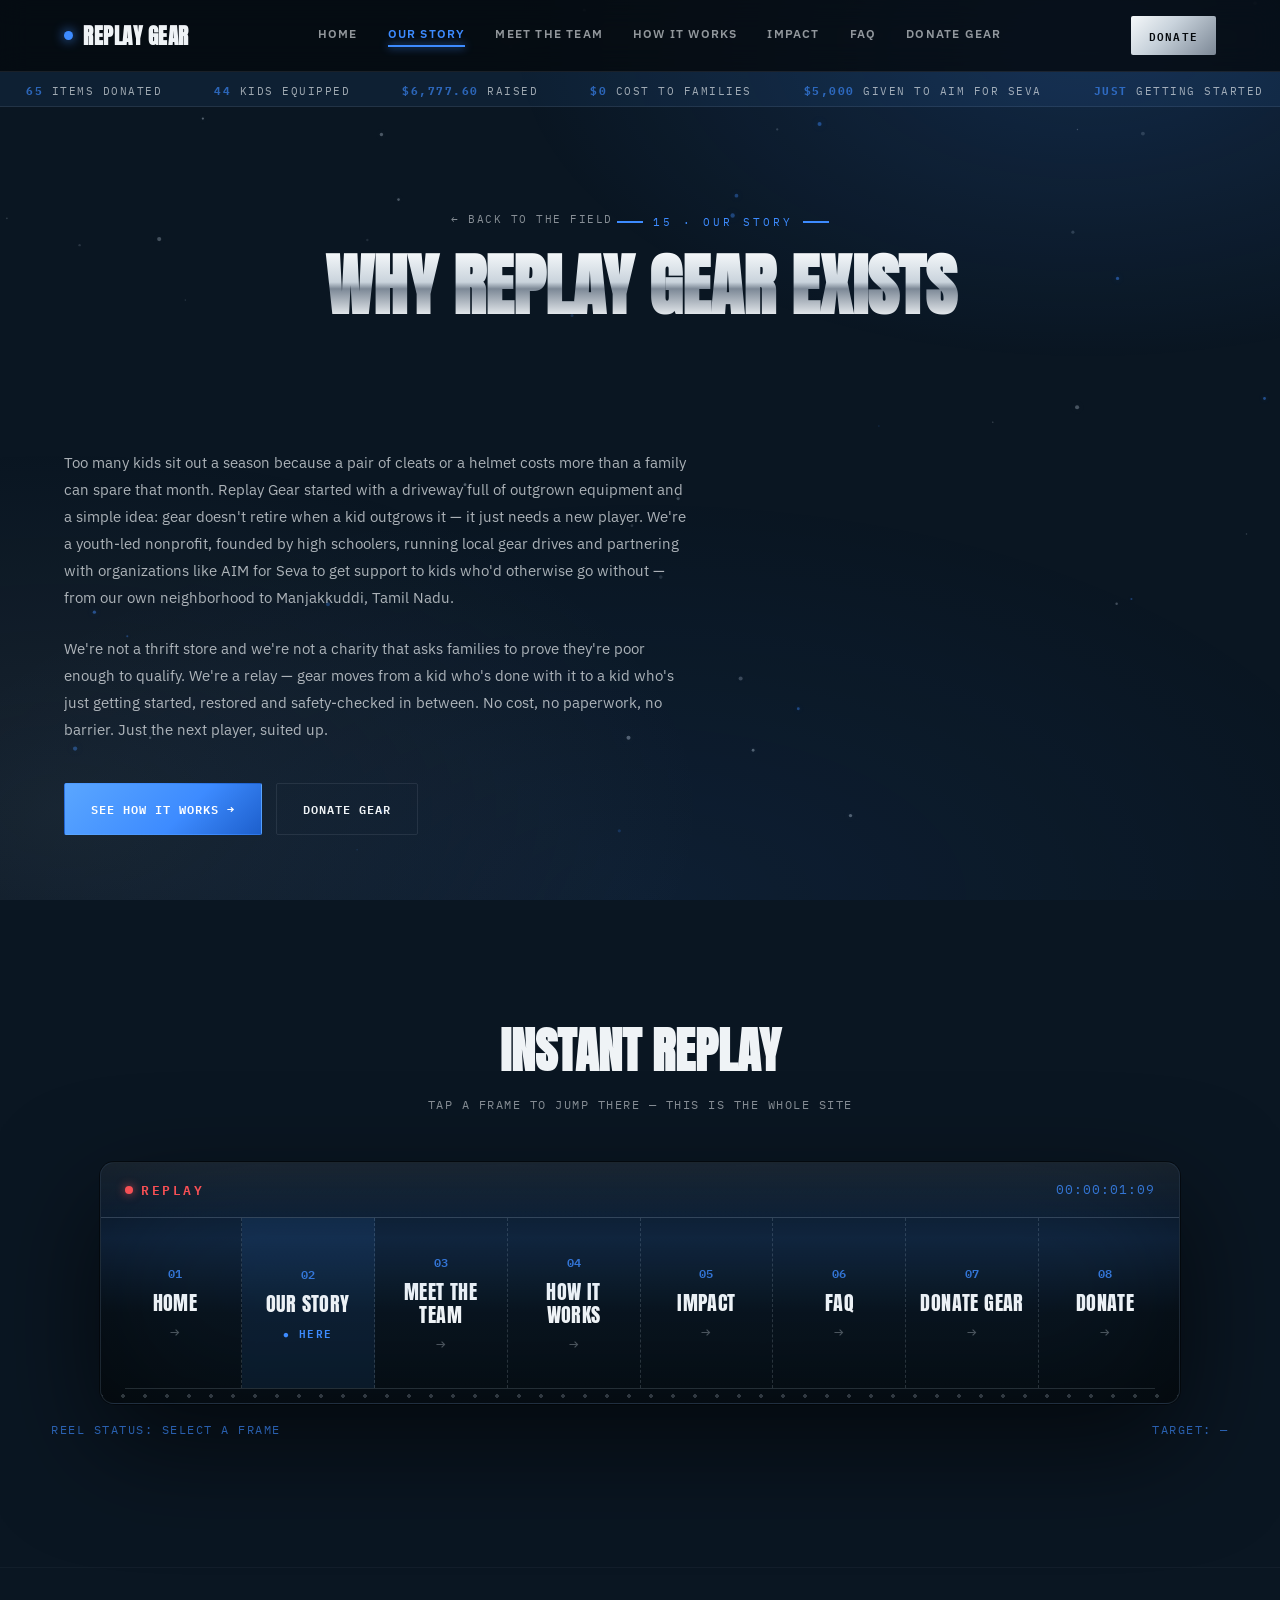
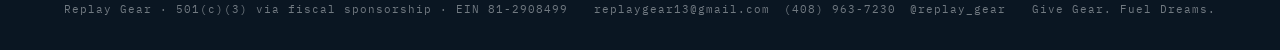
<file: story.html>
<!DOCTYPE html>
<html lang="en">
<head>
<meta charset="UTF-8">
<meta name="viewport" content="width=device-width, initial-scale=1.0">
<title>Our Story — Replay Gear</title>
<meta name="description" content="Why Replay Gear exists: gear doesn't retire when a kid outgrows it, it just needs a new player.">
<link rel="icon" href="data:image/svg+xml,<svg xmlns=%22http://www.w3.org/2000/svg%22 viewBox=%220 0 100 100%22><circle cx=%2250%22 cy=%2250%22 r=%2248%22 fill=%22%230A1622%22/><ellipse cx=%2250%22 cy=%2250%22 rx=%2232%22 ry=%2220%22 fill=%22%23C9D3DC%22/></svg>">
<link rel="preconnect" href="https://fonts.googleapis.com">
<link rel="preconnect" href="https://fonts.gstatic.com" crossorigin>
<link href="https://fonts.googleapis.com/css2?family=Anton&family=IBM+Plex+Sans:wght@400;500;600;700&family=IBM+Plex+Mono:wght@500;600&display=swap" rel="stylesheet">
<link rel="stylesheet" href="css/style.css">
</head>
<body>
<canvas id="bg-canvas" aria-hidden="true"></canvas>
<div class="bg-glow"></div>

<nav>
  <a class="logo" href="index.html"><span class="dot"></span>REPLAY GEAR</a>
  <div class="navlinks">
    <a href="index.html">Home</a>
    <a href="story.html" aria-current="page">Our Story</a>
    <a href="team.html">Meet the Team</a>
    <a href="how-it-works.html">How it Works</a>
    <a href="impact.html">Impact</a>
    <a href="faq.html">FAQ</a>
    <a href="donate-gear.html">Donate Gear</a>
  </div>
  <div class="nav-right">
    <a class="nav-cta" href="donate.html">Donate</a>
    <button class="nav-burger" id="navBurger" aria-label="Toggle menu" aria-expanded="false">
      <span></span><span></span><span></span>
    </button>
  </div>
</nav>

<div class="mobile-panel" id="mobilePanel">
  <a href="index.html">Home</a>
  <a href="story.html" aria-current="page">Our Story</a>
  <a href="team.html">Meet the Team</a>
  <a href="how-it-works.html">How it Works</a>
  <a href="impact.html">Impact</a>
  <a href="faq.html">FAQ</a>
    <a href="donate-gear.html">Donate Gear</a>
  <a class="nav-cta" href="donate.html">Donate</a>
</div>

<div class="ticker-wrap"><div class="ticker" id="ticker"></div></div>

<main>
  <section class="page-header">
    <a class="back-home" href="index.html">← Back to the field</a>
    <div class="hero-eyebrow">15 · Our Story</div>
    <h1 class="chrome-text">Why Replay Gear Exists</h1>
  </section>

  <section class="section">
    <p class="section-lead" style="max-width:70ch;">
      Too many kids sit out a season because a pair of cleats or a helmet costs more than a family can spare that month.
      Replay Gear started with a driveway full of outgrown equipment and a simple idea: gear doesn't retire when a kid
      outgrows it — it just needs a new player. We're a youth-led nonprofit, founded by high schoolers, running local gear
      drives and partnering with organizations like AIM for Seva to get support to kids who'd otherwise go without — from
      our own neighborhood to Manjakkuddi, Tamil Nadu.
    </p>
    <p class="section-lead" style="max-width:70ch; margin-top:24px;">
      We're not a thrift store and we're not a charity that asks families to prove they're poor enough to qualify. We're a
      relay — gear moves from a kid who's done with it to a kid who's just getting started, restored and safety-checked in
      between. No cost, no paperwork, no barrier. Just the next player, suited up.
    </p>
    <div class="hero-actions" style="justify-content:flex-start; margin-top:40px;">
      <a class="btn btn-primary" href="how-it-works.html">See How It Works →</a>
      <a class="btn btn-ghost" href="donate-gear.html">Donate Gear</a>
    </div>
  </section>
  <section class="field-section" id="field">
    <div class="field-header">
      <div class="field-title">Instant Replay</div>
      <div class="field-note">Tap a frame to jump there — this is the whole site</div>
    </div>
    <div class="reel-wrap" id="fieldWrap">
      <div class="reel-monitor">
        <div class="reel-scanline"></div>
        <div class="reel-topbar">
          <span class="reel-live"><span class="reel-dot"></span>Replay</span>
          <span class="reel-timecode" id="reelTimecode">00:00:00:00</span>
        </div>
        <div class="reel-strip" id="field-el">
          <button class="frame" data-href="index.html">
            <span class="frame-num">01</span>
            <span class="frame-name">Home</span>
            <span class="frame-arrow">→</span>
          </button>
          <div class="frame current" aria-current="page">
            <span class="frame-num">02</span>
            <span class="frame-name">Our Story</span>
            <span class="frame-here">● Here</span>
          </div>
          <button class="frame" data-href="team.html">
            <span class="frame-num">03</span>
            <span class="frame-name">Meet the Team</span>
            <span class="frame-arrow">→</span>
          </button>
          <button class="frame" data-href="how-it-works.html">
            <span class="frame-num">04</span>
            <span class="frame-name">How It Works</span>
            <span class="frame-arrow">→</span>
          </button>
          <button class="frame" data-href="impact.html">
            <span class="frame-num">05</span>
            <span class="frame-name">Impact</span>
            <span class="frame-arrow">→</span>
          </button>
          <button class="frame" data-href="faq.html">
            <span class="frame-num">06</span>
            <span class="frame-name">FAQ</span>
            <span class="frame-arrow">→</span>
          </button>
          <button class="frame" data-href="donate-gear.html">
            <span class="frame-num">07</span>
            <span class="frame-name">Donate Gear</span>
            <span class="frame-arrow">→</span>
          </button>
          <button class="frame" data-href="donate.html">
            <span class="frame-num">08</span>
            <span class="frame-name">Donate</span>
            <span class="frame-arrow">→</span>
          </button>
        </div>
        <div class="reel-track"><div class="reel-playhead" id="reelPlayhead"></div></div>
        <div class="reel-perf"></div>
      </div>
    </div>
    <div class="field-hud">
      <span>REEL STATUS: SELECT A FRAME</span>
      <span id="hudTarget">TARGET: —</span>
    </div>
  </section>
</main>

<footer>
  <span>Replay Gear · 501(c)(3) via fiscal sponsorship · EIN 81-2908499</span>
  <span class="footer-contact"><a href="mailto:replaygear13@gmail.com">replaygear13@gmail.com</a><a href="tel:+14089637230">(408) 963-7230</a><a href="https://instagram.com/replay_gear" target="_blank" rel="noopener">@replay_gear</a></span>
  <span>Give Gear. Fuel Dreams.</span>
</footer>

<script src="js/main.js"></script>
</body>
</html>
</file>
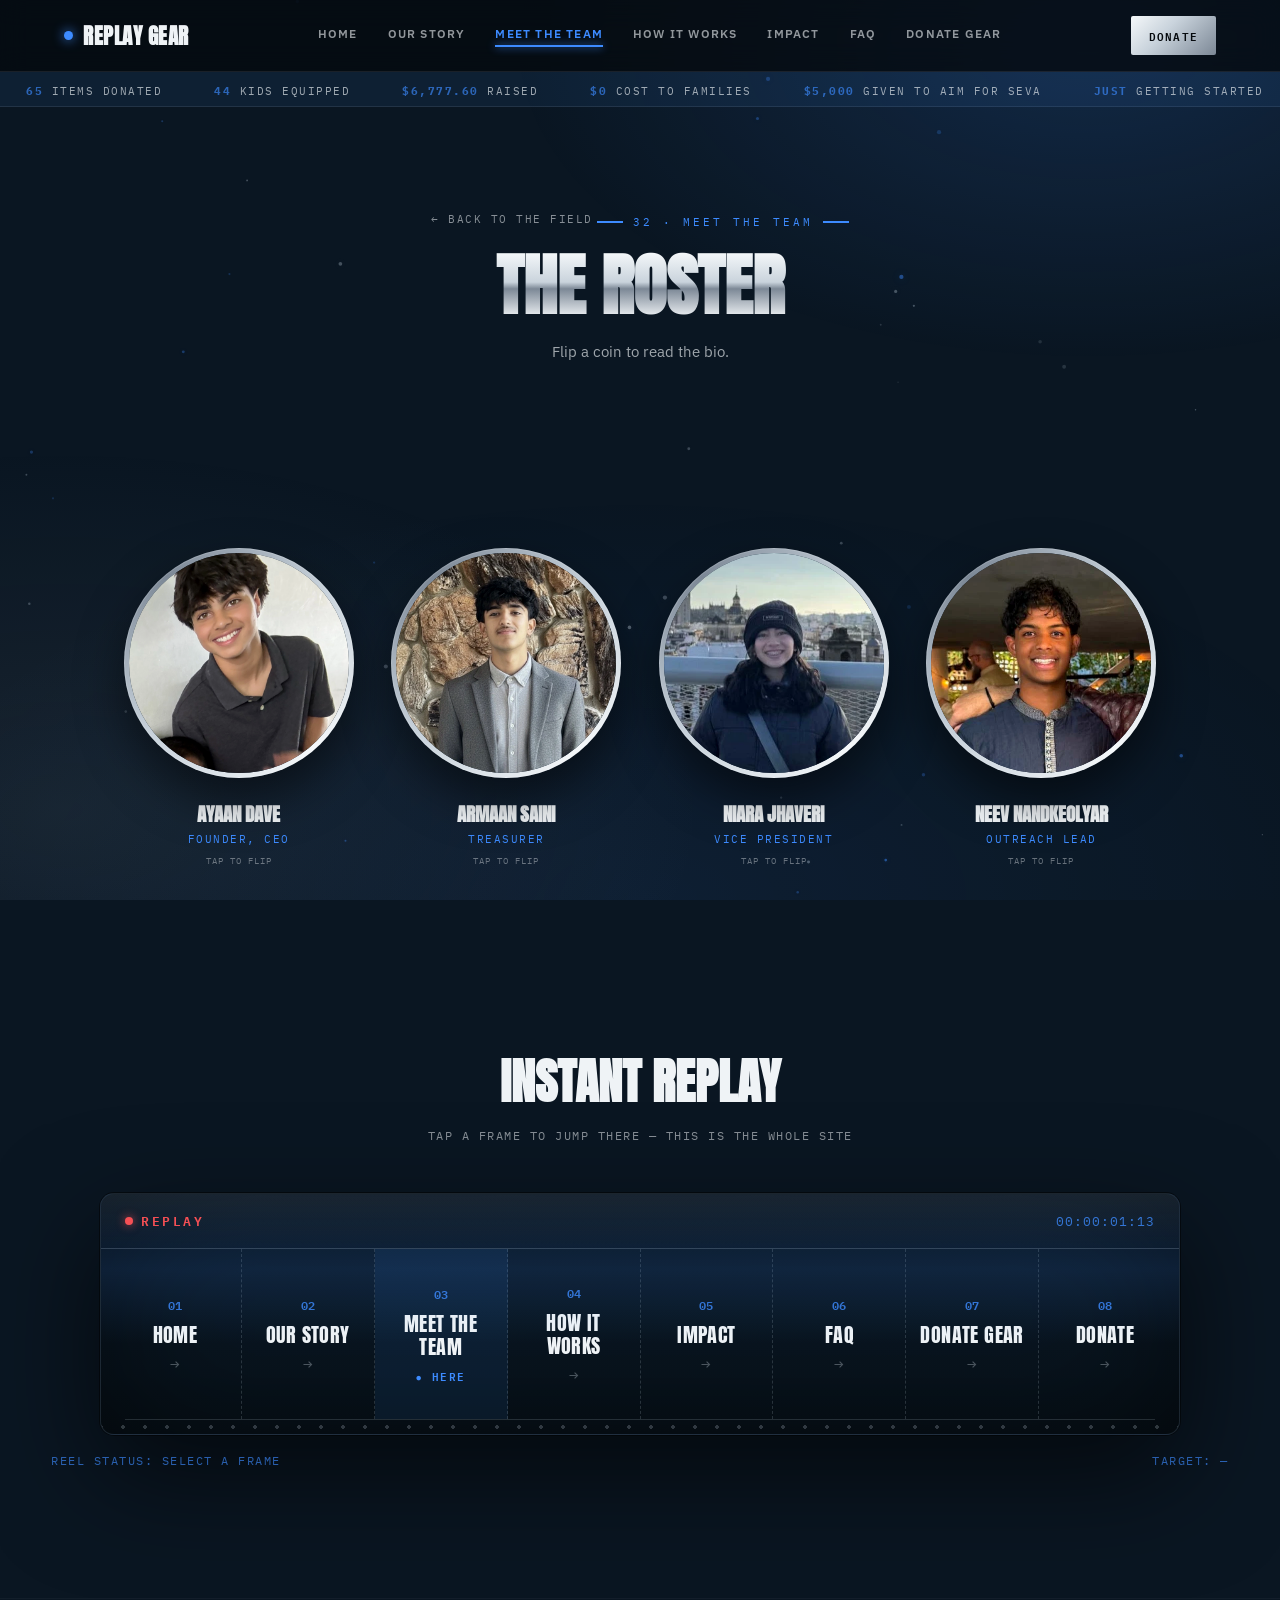
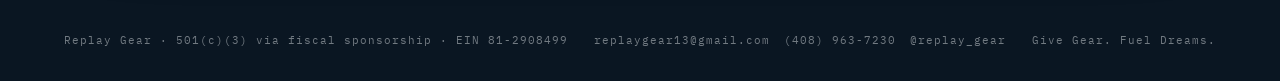
<file: team.html>
<!DOCTYPE html>
<html lang="en">
<head>
<meta charset="UTF-8">
<meta name="viewport" content="width=device-width, initial-scale=1.0">
<title>Meet the Team — Replay Gear</title>
<meta name="description" content="Meet the team behind Replay Gear — the students running the roster.">
<link rel="icon" href="data:image/svg+xml,<svg xmlns=%22http://www.w3.org/2000/svg%22 viewBox=%220 0 100 100%22><circle cx=%2250%22 cy=%2250%22 r=%2248%22 fill=%22%230A1622%22/><ellipse cx=%2250%22 cy=%2250%22 rx=%2232%22 ry=%2220%22 fill=%22%23C9D3DC%22/></svg>">
<link rel="preconnect" href="https://fonts.googleapis.com">
<link rel="preconnect" href="https://fonts.gstatic.com" crossorigin>
<link href="https://fonts.googleapis.com/css2?family=Anton&family=IBM+Plex+Sans:wght@400;500;600;700&family=IBM+Plex+Mono:wght@500;600&display=swap" rel="stylesheet">
<link rel="stylesheet" href="css/style.css">
</head>
<body>
<canvas id="bg-canvas" aria-hidden="true"></canvas>
<div class="bg-glow"></div>

<nav>
  <a class="logo" href="index.html"><span class="dot"></span>REPLAY GEAR</a>
  <div class="navlinks">
    <a href="index.html">Home</a>
    <a href="story.html">Our Story</a>
    <a href="team.html" aria-current="page">Meet the Team</a>
    <a href="how-it-works.html">How it Works</a>
    <a href="impact.html">Impact</a>
    <a href="faq.html">FAQ</a>
    <a href="donate-gear.html">Donate Gear</a>
  </div>
  <div class="nav-right">
    <a class="nav-cta" href="donate.html">Donate</a>
    <button class="nav-burger" id="navBurger" aria-label="Toggle menu" aria-expanded="false">
      <span></span><span></span><span></span>
    </button>
  </div>
</nav>

<div class="mobile-panel" id="mobilePanel">
  <a href="index.html">Home</a>
  <a href="story.html">Our Story</a>
  <a href="team.html" aria-current="page">Meet the Team</a>
  <a href="how-it-works.html">How it Works</a>
  <a href="impact.html">Impact</a>
  <a href="faq.html">FAQ</a>
    <a href="donate-gear.html">Donate Gear</a>
  <a class="nav-cta" href="donate.html">Donate</a>
</div>

<div class="ticker-wrap"><div class="ticker" id="ticker"></div></div>

<main>
  <section class="page-header">
    <a class="back-home" href="index.html">← Back to the field</a>
    <div class="hero-eyebrow">32 · Meet the Team</div>
    <h1 class="chrome-text">The Roster</h1>
    <p>Flip a coin to read the bio.</p>
  </section>

  <section class="section">
    <div class="team-grid">
      <div class="team-card" tabindex="0" role="button" aria-pressed="false">
        <div class="team-card-inner">
          <div class="team-face front"><div class="team-face-inner"><img src="assets/team-ayaan.webp" alt="Ayaan Dave"></div></div>
          <div class="team-face back"><div class="team-face-inner"><p class="team-bio">Hey everyone, I'm Ayaan, an incoming junior at Evergreen Valley High School. I founded Replay Gear to make sure no kid ever has to sit out just because they don't have the right gear.</p></div></div>
        </div>
        <div class="team-caption">
          <div class="team-name">Ayaan Dave</div>
          <div class="team-role">Founder, CEO</div>
          <div class="team-hint">Tap to flip</div>
        </div>
      </div>

      <div class="team-card" tabindex="0" role="button" aria-pressed="false">
        <div class="team-card-inner">
          <div class="team-face front"><div class="team-face-inner"><img src="assets/team-armaan.webp" alt="Armaan Saini"></div></div>
          <div class="team-face back"><div class="team-face-inner"><p class="team-bio">Hi, I'm Armaan. Sports have shaped my life, and through Replay Gear I'm excited to give back by helping younger athletes get the gear and opportunities they need.</p></div></div>
        </div>
        <div class="team-caption">
          <div class="team-name">Armaan Saini</div>
          <div class="team-role">Treasurer</div>
          <div class="team-hint">Tap to flip</div>
        </div>
      </div>

      <div class="team-card" tabindex="0" role="button" aria-pressed="false">
        <div class="team-card-inner">
          <div class="team-face front"><div class="team-face-inner"><img src="assets/team-niara.webp" alt="Niara Jhaveri"></div></div>
          <div class="team-face back"><div class="team-face-inner"><p class="team-bio">Hi, I'm Niara, an incoming sophomore at Evergreen Valley High School. Every kid deserves the chance to play, no matter their circumstances — that's what drew me to Replay Gear.</p></div></div>
        </div>
        <div class="team-caption">
          <div class="team-name">Niara Jhaveri</div>
          <div class="team-role">Vice President</div>
          <div class="team-hint">Tap to flip</div>
        </div>
      </div>

      <div class="team-card" tabindex="0" role="button" aria-pressed="false">
        <div class="team-card-inner">
          <div class="team-face front"><div class="team-face-inner"><img src="assets/team-neev.webp" alt="Neev Nandkeolyar"></div></div>
          <div class="team-face back"><div class="team-face-inner"><p class="team-bio">Hi, I'm Neev. Tearing my ACL took me off the field and showed me how much the game gives you. Now I want to give back and help every kid in our community get their shot to play.</p></div></div>
        </div>
        <div class="team-caption">
          <div class="team-name">Neev Nandkeolyar</div>
          <div class="team-role">Outreach Lead</div>
          <div class="team-hint">Tap to flip</div>
        </div>
      </div>
    </div>
  </section>
  <section class="field-section" id="field">
    <div class="field-header">
      <div class="field-title">Instant Replay</div>
      <div class="field-note">Tap a frame to jump there — this is the whole site</div>
    </div>
    <div class="reel-wrap" id="fieldWrap">
      <div class="reel-monitor">
        <div class="reel-scanline"></div>
        <div class="reel-topbar">
          <span class="reel-live"><span class="reel-dot"></span>Replay</span>
          <span class="reel-timecode" id="reelTimecode">00:00:00:00</span>
        </div>
        <div class="reel-strip" id="field-el">
          <button class="frame" data-href="index.html">
            <span class="frame-num">01</span>
            <span class="frame-name">Home</span>
            <span class="frame-arrow">→</span>
          </button>
          <button class="frame" data-href="story.html">
            <span class="frame-num">02</span>
            <span class="frame-name">Our Story</span>
            <span class="frame-arrow">→</span>
          </button>
          <div class="frame current" aria-current="page">
            <span class="frame-num">03</span>
            <span class="frame-name">Meet the Team</span>
            <span class="frame-here">● Here</span>
          </div>
          <button class="frame" data-href="how-it-works.html">
            <span class="frame-num">04</span>
            <span class="frame-name">How It Works</span>
            <span class="frame-arrow">→</span>
          </button>
          <button class="frame" data-href="impact.html">
            <span class="frame-num">05</span>
            <span class="frame-name">Impact</span>
            <span class="frame-arrow">→</span>
          </button>
          <button class="frame" data-href="faq.html">
            <span class="frame-num">06</span>
            <span class="frame-name">FAQ</span>
            <span class="frame-arrow">→</span>
          </button>
          <button class="frame" data-href="donate-gear.html">
            <span class="frame-num">07</span>
            <span class="frame-name">Donate Gear</span>
            <span class="frame-arrow">→</span>
          </button>
          <button class="frame" data-href="donate.html">
            <span class="frame-num">08</span>
            <span class="frame-name">Donate</span>
            <span class="frame-arrow">→</span>
          </button>
        </div>
        <div class="reel-track"><div class="reel-playhead" id="reelPlayhead"></div></div>
        <div class="reel-perf"></div>
      </div>
    </div>
    <div class="field-hud">
      <span>REEL STATUS: SELECT A FRAME</span>
      <span id="hudTarget">TARGET: —</span>
    </div>
  </section>
</main>

<footer>
  <span>Replay Gear · 501(c)(3) via fiscal sponsorship · EIN 81-2908499</span>
  <span class="footer-contact"><a href="mailto:replaygear13@gmail.com">replaygear13@gmail.com</a><a href="tel:+14089637230">(408) 963-7230</a><a href="https://instagram.com/replay_gear" target="_blank" rel="noopener">@replay_gear</a></span>
  <span>Give Gear. Fuel Dreams.</span>
</footer>

<script src="js/main.js"></script>
</body>
</html>
</file>
<file: css/style.css>
:root{
  --void:#05090D;
  --navy:#0A1622;
  --navy2:#0E2033;
  --panel: rgba(16,32,48,0.55);
  --line: rgba(200,214,228,0.10);
  --chrome-1:#C9D3DC;
  --chrome-2:#F5F8FA;
  --chrome-3:#7C8896;
  --ice:#EFF3F6;
  --accent:#3D8BFF;
  --accent-dim: rgba(61,139,255,0.16);
  --mono:'IBM Plex Mono', monospace;
  --display:'Anton', sans-serif;
  --body:'IBM Plex Sans', sans-serif;
}
*{margin:0;padding:0;box-sizing:border-box;}
html{scroll-behavior:smooth;}
body{ background:var(--navy); color:var(--ice); font-family:var(--body); overflow-x:hidden; position:relative;}
a{color:inherit; text-decoration:none;}
button{ font:inherit; color:inherit; background:none; border:none; cursor:pointer; }

/* ambient backdrop */
#bg-canvas{
  position:fixed; inset:0; z-index:0; pointer-events:none; width:100%; height:100%; display:block;
}
.bg-glow{
  position:fixed; inset:0; z-index:0; pointer-events:none;
  background:
    radial-gradient(ellipse 45% 35% at 85% 5%, rgba(61,139,255,0.16), transparent),
    radial-gradient(ellipse 50% 40% at 5% 90%, rgba(124,136,150,0.12), transparent),
    radial-gradient(ellipse 60% 45% at 50% 100%, rgba(61,139,255,0.08), transparent);
}
main, nav, footer{ position:relative; z-index:1; }

.chrome-text{
  background:linear-gradient(180deg, var(--chrome-2) 0%, var(--chrome-1) 45%, var(--chrome-3) 55%, var(--chrome-2) 100%);
  -webkit-background-clip:text; background-clip:text; color:transparent;
}

/* ---------- NAV ---------- */
nav{
  position:sticky; top:0; z-index:50; display:flex; align-items:center; justify-content:space-between;
  padding:16px 5vw; background:rgba(5,9,13,0.72); backdrop-filter: blur(14px);
  border-bottom:1px solid var(--line);
}
.logo{ font-family:var(--display); font-weight:900; font-size:21px; letter-spacing:.5px; display:flex; align-items:center; gap:10px;}
.logo .dot{ width:9px; height:9px; border-radius:50%; background:var(--accent); box-shadow:0 0 12px var(--accent); animation:pulse 1.6s ease-in-out infinite;}
@keyframes pulse{0%,100%{opacity:1}50%{opacity:.3}}
.navlinks{ display:flex; gap:30px; font-size:12px; font-weight:600; letter-spacing:1.2px; text-transform:uppercase;}
.navlinks a{ opacity:.6; transition:opacity .2s, color .2s; position:relative; padding-bottom:4px;}
.navlinks a:hover{ opacity:1; color:var(--accent);}
.navlinks a[aria-current="page"]{ opacity:1; color:var(--accent);}
.navlinks a[aria-current="page"]::after{
  content:''; position:absolute; left:0; right:0; bottom:-2px; height:2px; background:var(--accent); box-shadow:0 0 8px var(--accent);
}
.mobile-panel a[aria-current="page"]{ color:var(--accent); }
.nav-right{ display:flex; align-items:center; gap:18px; }
.nav-cta{
  font-family:var(--mono); font-size:11px; font-weight:600; letter-spacing:1.2px;
  background:linear-gradient(135deg, var(--chrome-2), var(--chrome-1) 40%, var(--chrome-3));
  color:var(--void); padding:10px 18px; border-radius:2px; text-transform:uppercase;
  box-shadow:0 0 0 rgba(61,139,255,0); transition:box-shadow .25s, transform .15s;
  display:inline-block;
}
.nav-cta:hover{ box-shadow:0 0 24px rgba(61,139,255,.4); transform:translateY(-1px);}

.nav-burger{ display:none; width:34px; height:34px; position:relative; }
.nav-burger span{ position:absolute; left:6px; right:6px; height:2px; background:var(--ice); transition:transform .25s, opacity .2s; }
.nav-burger span:nth-child(1){ top:11px; }
.nav-burger span:nth-child(2){ top:17px; }
.nav-burger span:nth-child(3){ top:23px; }
.nav-burger.open span:nth-child(1){ transform:translateY(6px) rotate(45deg); }
.nav-burger.open span:nth-child(2){ opacity:0; }
.nav-burger.open span:nth-child(3){ transform:translateY(-6px) rotate(-45deg); }

.mobile-panel{
  position:fixed; inset:0 0 auto 0; top:65px; z-index:49; background:rgba(5,9,13,0.97); backdrop-filter:blur(16px);
  border-bottom:1px solid var(--line); padding:26px 6vw 34px; display:flex; flex-direction:column; gap:22px;
  transform:translateY(-12px); opacity:0; pointer-events:none; transition:transform .25s ease, opacity .2s ease;
}
.mobile-panel.open{ transform:translateY(0); opacity:1; pointer-events:auto; }
.mobile-panel a{ font-family:var(--display); font-weight:700; font-size:22px; text-transform:uppercase; letter-spacing:.5px; }
.mobile-panel .nav-cta{ align-self:flex-start; }

@media (max-width:820px){
  .navlinks{display:none;}
  .nav-burger{ display:block; }
  .nav-right .nav-cta{ display:none; }
}
@media (min-width:821px){ .mobile-panel{ display:none; } }

/* ---------- TICKER ---------- */
.ticker-wrap{ background:var(--navy2); border-bottom:1px solid var(--line); overflow:hidden; white-space:nowrap; padding:7px 0;}
.ticker{ display:inline-block; font-family:var(--mono); font-size:11px; letter-spacing:1.5px; color:var(--accent); animation:scroll-left 28s linear infinite;}
.ticker span{ margin:0 26px; color:var(--ice); opacity:.65;}
.ticker span b{ color:var(--accent); opacity:1;}
@keyframes scroll-left{0%{transform:translateX(0)}100%{transform:translateX(-50%)}}

/* ---------- HERO ---------- */
.hero{ padding:96px 5vw 50px; }
.hero-grid{
  display:grid; grid-template-columns:1.35fr 1fr; gap:36px 5vw; align-items:end;
  max-width:1400px; margin:0 auto;
}
.hero-tag{
  font-family:var(--mono); font-size:11px; letter-spacing:2px; color:var(--accent); text-transform:uppercase;
  margin-bottom:20px; display:inline-flex; align-items:baseline; gap:10px;
  border-left:2px solid var(--accent); padding-left:10px;
}
.hero-title{ margin:0; }
.hero-title .flap-line{
  display:flex; flex-wrap:wrap; gap:.02em; font-family:var(--display); font-weight:400;
  font-size:clamp(72px, 12vw, 188px); line-height:.8; text-transform:uppercase; letter-spacing:0;
}
.hero-title .flap-line + .flap-line{ margin-top:.12em; }
.flap{ display:inline-block; }

.hero-eyebrow{
  font-family:var(--mono); font-size:11px; letter-spacing:3px; color:var(--accent); text-transform:uppercase;
  margin-bottom:22px; display:inline-flex; align-items:center; gap:10px;
}
.hero-eyebrow::before, .hero-eyebrow::after{ content:''; width:26px; height:2px; background:var(--accent); display:inline-block;}

.hero-copy-col{ padding-bottom:6px; }
.hero-kicker{ font-family:var(--mono); font-size:13px; letter-spacing:1.5px; text-transform:uppercase; color:var(--ice); opacity:.85; margin:0 0 14px; }
.hero-sub{ margin:0; max-width:42ch; font-size:15px; line-height:1.7; color:var(--ice); opacity:.65;}
.hero-actions{ margin-top:26px; display:flex; gap:14px; flex-wrap:wrap; align-items:flex-start;}
.hero-cta-primary{ display:flex; flex-direction:column; align-items:center; }

@media (max-width:900px){
  .hero-grid{ grid-template-columns:1fr; align-items:start; }
  .hero-title .flap-line{ font-size:clamp(56px, 17vw, 100px); }
}
.btn{ font-family:var(--mono); font-size:12px; font-weight:600; letter-spacing:1px; text-transform:uppercase; padding:15px 26px; border-radius:2px; display:inline-flex; align-items:center; gap:10px; border:1px solid transparent; transition:transform .15s ease, box-shadow .25s; position:relative; overflow:hidden;}
.btn-primary{ background:linear-gradient(135deg, #5AA6FF, var(--accent) 60%, #1D5FCC); color:#fff;}
.btn-primary:hover{ transform:translateY(-2px); box-shadow:0 8px 30px rgba(61,139,255,.4);}
.btn-ghost{ border-color:var(--line); color:var(--ice);}
.btn-ghost:hover{ border-color:var(--chrome-1); transform:translateY(-2px);}

.btn::after{
  content:''; position:absolute; top:0; left:-60%; width:40%; height:100%;
  background:linear-gradient(115deg, transparent, rgba(255,255,255,.35), transparent);
  transform:skewX(-20deg); transition:left .5s ease;
}
.btn:hover::after{ left:130%; }

/* ---------- COIN BADGE ---------- */
.badge-wrap{ display:flex; justify-content:center; margin-top:18px; }
.badge-coin{ width:112px; height:112px; perspective:700px; }
.badge-coin-inner{ position:relative; width:100%; height:100%; transform-style:preserve-3d; animation:coin-spin 7s linear infinite; }
.badge-face{
  position:absolute; inset:0; border-radius:50%; backface-visibility:hidden; display:flex; flex-direction:column;
  align-items:center; justify-content:center; gap:2px;
  background:conic-gradient(from 140deg, var(--chrome-2), var(--chrome-1) 25%, var(--chrome-3) 50%, var(--chrome-1) 75%, var(--chrome-2));
  border:2px solid rgba(255,255,255,.5); box-shadow:0 10px 30px rgba(0,0,0,.55), inset 0 0 18px rgba(0,0,0,.25);
}
.badge-face .mono{ font-family:var(--mono); font-size:8px; letter-spacing:1.5px; color:var(--void); opacity:.75; }
.badge-face .rg{ font-family:var(--display); font-weight:900; font-size:26px; color:var(--void); line-height:1; }
.badge-face.back{ transform:rotateY(180deg); }
.badge-face.back .laces{ display:flex; gap:5px; }
.badge-face.back .laces span{ width:3px; height:34px; background:var(--void); opacity:.6; border-radius:2px; }
@keyframes coin-spin{ from{ transform:rotateY(0deg); } to{ transform:rotateY(360deg); } }


/* ---------- INSTANT REPLAY REEL ---------- */
.field-section{ padding:80px 4vw 130px; }
.field-header{ text-align:center; margin-bottom:50px; }
.field-title{ font-family:var(--display); font-weight:900; font-size:clamp(30px,4vw,48px); text-transform:uppercase;}
.field-note{ font-family:var(--mono); font-size:12px; letter-spacing:1.5px; opacity:.55; text-transform:uppercase; margin-top:10px;}

.reel-wrap{ max-width:1080px; margin:0 auto; }
.reel-monitor{
  position:relative; border-radius:14px; border:1px solid var(--line);
  background:linear-gradient(180deg, #0C1C2C 0%, #071119 100%);
  box-shadow: 0 0 0 1px rgba(0,0,0,.5), 0 40px 110px rgba(0,0,0,.6), inset 0 0 140px rgba(0,0,0,.55);
  overflow:hidden;
}
.reel-scanline{
  position:absolute; left:0; right:0; height:150px;
  background:linear-gradient(180deg, transparent, rgba(61,139,255,0.12), transparent);
  animation: scan 5.5s linear infinite; pointer-events:none; z-index:2;
}
@keyframes scan{ 0%{ top:-150px } 100%{ top:100% } }

.reel-topbar{
  position:relative; z-index:1; display:flex; align-items:center; justify-content:space-between;
  padding:16px 24px; border-bottom:1px solid rgba(200,214,228,0.14);
  background:linear-gradient(180deg, rgba(124,136,150,0.14), transparent);
}
.reel-live{
  display:flex; align-items:center; gap:8px; font-family:var(--mono); font-weight:600;
  font-size:13px; letter-spacing:2.5px; color:#ff4d4d; text-transform:uppercase;
}
.reel-dot{ width:8px; height:8px; border-radius:50%; background:#ff4d4d; box-shadow:0 0 10px rgba(255,77,77,.8); animation:pulse 1.6s ease-in-out infinite; }
.reel-timecode{ font-family:var(--mono); font-size:13px; letter-spacing:1px; color:var(--accent); opacity:.8; font-variant-numeric:tabular-nums; }

.reel-strip{
  position:relative; z-index:1; display:flex; padding:0 8px;
}
.frame{
  flex:1; display:flex; flex-direction:column; align-items:center; justify-content:center; gap:8px;
  min-height:170px; padding:20px 14px; border:none; border-right:1px dashed rgba(200,214,228,0.18);
  background:rgba(255,255,255,0); cursor:pointer; text-align:center; transition:background .2s;
}
.frame:last-child{ border-right:none; }
.frame:hover, .frame:focus-visible{ background:rgba(61,139,255,0.12); }
.frame-num{ font-family:var(--mono); font-size:12px; font-weight:600; color:var(--accent); opacity:.8; }
.frame-name{ font-family:var(--display); font-weight:400; font-size:clamp(15px,1.6vw,20px); text-transform:uppercase; color:var(--ice); letter-spacing:.02em; line-height:1.15; }
.frame-arrow{ font-family:var(--mono); font-size:16px; color:var(--chrome-1); opacity:.35; transition:opacity .2s, transform .2s, color .2s; }
.frame:hover .frame-arrow, .frame:focus-visible .frame-arrow{ opacity:1; transform:translateY(3px); color:var(--accent); }
.frame.current{ cursor:default; background:rgba(61,139,255,0.09); }
.frame-here{ font-family:var(--mono); font-size:10.5px; font-weight:600; letter-spacing:1.5px; color:var(--accent); text-transform:uppercase; }

.reel-track{ position:relative; z-index:1; height:1px; background:rgba(200,214,228,0.16); margin:0 24px; }
.reel-playhead{
  position:absolute; top:-4px; width:2px; height:9px; background:var(--accent);
  box-shadow:0 0 8px rgba(61,139,255,.9); left:8.33%; transform:translateX(-50%);
  transition:left .18s ease-out, opacity .18s ease-out; opacity:0;
}
.reel-playhead.active{ opacity:1; }

.reel-perf{
  position:relative; z-index:1; height:14px;
  background-image:radial-gradient(circle, rgba(200,214,228,0.22) 2px, transparent 2px);
  background-size:22px 100%; background-position:11px center;
}

.field-hud{ display:flex; justify-content:space-between; font-family:var(--mono); font-size:11.5px; letter-spacing:1.5px; color:var(--accent); opacity:.65; margin-top:18px; text-transform:uppercase;}

@media (max-width:700px){
  .reel-strip{ flex-direction:column; padding:0; }
  .frame{ flex-direction:row; justify-content:flex-start; gap:18px; min-height:80px; padding:0 clamp(20px,4vw,40px); border-right:none; border-top:1px solid rgba(200,214,228,0.14); text-align:left; }
  .frame:first-child{ border-top:none; }
  .frame-name{ font-size:clamp(19px,5.5vw,26px); flex:1; }
  .frame-arrow{ transform:none; }
  .frame:hover .frame-arrow, .frame:focus-visible .frame-arrow{ transform:translateX(6px); }
  .reel-track, .reel-perf{ display:none; }
}

/* ---------- PAGE HEADER (subpages) ---------- */
.page-header{ padding:100px 5vw 30px; text-align:center; }
.page-header .hero-eyebrow{ margin-bottom:20px; }
.page-header h1{
  font-family:var(--display); font-weight:900; font-size:clamp(36px,6vw,68px); text-transform:uppercase; line-height:.98;
}
.page-header p{ margin:20px auto 0; max-width:56ch; font-size:15px; line-height:1.7; opacity:.65; }
.back-home{
  display:inline-flex; align-items:center; gap:8px; font-family:var(--mono); font-size:11px; letter-spacing:1.5px;
  text-transform:uppercase; opacity:.55; margin-bottom:26px; transition:opacity .2s, color .2s;
}
.back-home:hover{ opacity:1; color:var(--accent); }

/* ---------- SECTIONS ---------- */
.section{ padding:100px 5vw; }
.section-head{ display:flex; align-items:baseline; justify-content:space-between; margin-bottom:56px; flex-wrap:wrap; gap:16px;}
.section-title{ font-family:var(--display); font-weight:900; font-size:clamp(28px,3.4vw,44px); text-transform:uppercase;}
.section-note{ font-family:var(--mono); font-size:12px; letter-spacing:1.5px; opacity:.5; text-transform:uppercase;}
.section-lead{ max-width:64ch; font-size:15px; line-height:1.8; opacity:.7; }

.quarters{ display:grid; grid-template-columns:repeat(4,1fr); gap:16px; }
.quarters.three-up{ grid-template-columns:repeat(3,1fr); max-width:900px; margin:0 auto; }
.tilt-card{
  position:relative; background:var(--panel); border:1px solid var(--line); border-radius:8px;
  padding:30px 22px; overflow:hidden; backdrop-filter:blur(8px);
  transform-style:preserve-3d; will-change:transform;
  transition:transform .12s ease-out, border-color .2s;
}
.tilt-card:hover{ border-color:rgba(61,139,255,.4); }
.tilt-glow{
  position:absolute; inset:0; opacity:0; transition:opacity .3s;
  background: radial-gradient(220px circle at var(--mx,50%) var(--my,50%), rgba(61,139,255,.18), transparent 60%);
}
.tilt-card:hover .tilt-glow{ opacity:1; }
.quarter-tag{ font-family:var(--mono); font-size:11px; color:var(--accent); letter-spacing:2px; position:relative;}
.tilt-card h3{ font-family:var(--display); font-weight:700; font-size:21px; text-transform:uppercase; margin:14px 0 10px; position:relative;}
.tilt-card p{ font-size:13.5px; line-height:1.6; opacity:.65; position:relative;}
@media (max-width:900px){ .quarters{grid-template-columns:repeat(2,1fr);} .quarters.three-up{grid-template-columns:repeat(2,1fr); max-width:600px;} }
@media (max-width:520px){ .quarters{grid-template-columns:1fr;} .quarters.three-up{grid-template-columns:1fr; max-width:320px;} }

/* ---------- TRADING CARDS (Verified Moments) ---------- */
.card-series{ margin-top:70px; }
.card-series:first-of-type{ margin-top:40px; }
.card-series-head{ display:flex; align-items:baseline; gap:16px; flex-wrap:wrap; margin-bottom:26px; }
.card-series-head h3{ font-family:var(--display); font-weight:800; font-size:clamp(20px,2.4vw,28px); text-transform:uppercase; }
.card-series-head .series-note{ font-family:var(--mono); font-size:11.5px; letter-spacing:1px; opacity:.55; }

.card-grid{ display:grid; grid-template-columns:repeat(4,1fr); gap:34px 22px; }
@media (max-width:900px){ .card-grid{ grid-template-columns:repeat(2,1fr); } }
@media (max-width:520px){ .card-grid{ grid-template-columns:1fr; max-width:280px; margin:0 auto; } }

.trading-card{ position:relative; perspective:1200px; }
.trading-card-inner{
  position:relative; border-radius:18px; padding:9px;
  background:conic-gradient(from 140deg, var(--chrome-2), var(--chrome-1) 25%, var(--chrome-3) 50%, var(--chrome-1) 75%, var(--chrome-2));
  box-shadow:0 25px 55px rgba(0,0,0,.55), 0 0 0 1px rgba(0,0,0,.4);
  transform-style:preserve-3d; will-change:transform; transition:transform .12s ease-out, box-shadow .2s;
}
.trading-card:hover .trading-card-inner{ box-shadow:0 30px 70px rgba(0,0,0,.6), 0 0 30px rgba(61,139,255,.3); }
.trading-card-face{
  position:relative; background:var(--navy2); border-radius:11px; overflow:hidden;
  box-shadow:inset 0 0 0 1px rgba(255,255,255,.3), inset 0 0 0 3px rgba(5,9,13,.55);
}
/* holo foil sheen sweeping the full card on hover */
.trading-card-face::before{
  content:''; position:absolute; inset:0; z-index:3; pointer-events:none; opacity:0; transition:opacity .25s;
  background:linear-gradient(115deg, transparent 30%, rgba(255,80,180,.18) 42%, rgba(120,180,255,.22) 50%, rgba(255,220,120,.18) 58%, transparent 70%);
  background-size:250% 250%; background-position:0% 0%;
  mix-blend-mode:screen;
}
.trading-card:hover .trading-card-face::before{ opacity:1; background-position:100% 100%; transition:opacity .25s, background-position 1s ease; }

.card-label-bar{
  display:flex; align-items:center; justify-content:space-between; gap:8px;
  padding:7px 12px; background:linear-gradient(115deg, #12233a, #0A1622 55%, #1a3350);
  border-bottom:1px solid rgba(255,255,255,.12);
}
.card-label-bar .brand{ font-family:var(--display); font-weight:800; font-size:11px; letter-spacing:1px; color:var(--chrome-2); text-transform:uppercase; }
.card-label-bar .verified{ font-family:var(--mono); font-size:8px; letter-spacing:1px; color:var(--accent); display:flex; align-items:center; gap:4px; }
.card-label-bar .verified::before{ content:''; width:5px; height:5px; border-radius:50%; background:var(--accent); box-shadow:0 0 6px var(--accent); }

.card-photo-window{ position:relative; aspect-ratio:3/4; overflow:hidden; border-top:1px solid rgba(255,255,255,.08); border-bottom:1px solid rgba(0,0,0,.4); }
.card-photo-window img{ width:100%; height:100%; object-fit:cover; display:block; filter:saturate(1.05) contrast(1.03); }
.card-photo-window::after{
  content:''; position:absolute; top:0; left:-60%; width:45%; height:100%;
  background:linear-gradient(115deg, transparent, rgba(255,255,255,.4), transparent);
  transform:skewX(-20deg); transition:left .6s ease; pointer-events:none;
}
.trading-card:hover .card-photo-window::after{ left:140%; }

.card-cert-strip{ padding:10px 12px 13px; background:linear-gradient(180deg, rgba(255,255,255,.02), transparent); }
.card-cert-strip .serial{ font-family:var(--mono); font-size:9px; letter-spacing:1.2px; color:var(--accent); opacity:.85; text-transform:uppercase; }
.card-cert-strip .caption{ font-family:var(--body); font-size:12.5px; line-height:1.4; opacity:.85; margin-top:4px; }

/* Team profile variant of the trading card */
.card-grid.profiles{ grid-template-columns:repeat(3,1fr); }
@media (max-width:900px){ .card-grid.profiles{ grid-template-columns:1fr; max-width:340px; margin:0 auto; } }
.trading-card.profile-card .card-photo-window{ aspect-ratio:1/1; }
.card-cert-strip.profile{ padding:14px 16px 18px; }
.profile-name{ font-family:var(--display); font-weight:800; font-size:19px; text-transform:uppercase; letter-spacing:.3px; }
.profile-role{ font-family:var(--mono); font-size:11px; letter-spacing:1.5px; color:var(--accent); text-transform:uppercase; margin-top:3px; }
.profile-bio{ font-size:13px; line-height:1.6; opacity:.7; margin-top:10px; }
.profile-placeholder{
  width:100%; height:100%; display:flex; align-items:center; justify-content:center;
  font-family:var(--mono); font-size:11px; letter-spacing:1.5px; color:var(--chrome-3); text-transform:uppercase; text-align:center; padding:20px;
  background:linear-gradient(135deg, rgba(200,214,228,.06), rgba(200,214,228,.02));
}

/* ---------- TEAM COINS (Meet the Team) ---------- */
.team-grid{ display:grid; grid-template-columns:repeat(4,1fr); gap:56px 30px; max-width:1040px; margin:54px auto 0; }
@media (max-width:1100px){ .team-grid{ grid-template-columns:repeat(2,1fr); max-width:560px; } }
@media (max-width:800px){ .team-grid{ grid-template-columns:1fr; max-width:260px; gap:64px; } }

.team-card{ position:relative; perspective:1300px; width:100%; max-width:230px; margin:0 auto; cursor:pointer; }
.team-card-inner{
  position:relative; width:100%; aspect-ratio:1/1; transform-style:preserve-3d;
  transition:transform .6s cubic-bezier(.3,.7,.3,1);
}
.team-card.flipped .team-card-inner{ transform:rotateY(180deg); }
.team-card:focus-visible{ outline:2px solid var(--accent); outline-offset:8px; border-radius:50%; }

.team-face{
  position:absolute; inset:0; border-radius:50%; backface-visibility:hidden;
  background:conic-gradient(from 140deg, var(--chrome-2), var(--chrome-1) 25%, var(--chrome-3) 50%, var(--chrome-1) 75%, var(--chrome-2));
  padding:5px; box-shadow:0 22px 46px rgba(0,0,0,.5), inset 0 0 0 1px rgba(255,255,255,.15);
}
.team-face-inner{ position:relative; width:100%; height:100%; border-radius:50%; overflow:hidden; background:var(--navy2); }
.team-face.front .team-face-inner img{ width:100%; height:100%; object-fit:cover; display:block; filter:saturate(1.05) contrast(1.03); }
.team-face.front .team-face-inner::after{
  content:''; position:absolute; top:0; left:-70%; width:55%; height:100%;
  background:linear-gradient(115deg, transparent, rgba(255,255,255,.4), transparent);
  transform:skewX(-20deg); transition:left .7s ease; pointer-events:none;
}
.team-card:hover .team-face.front .team-face-inner::after{ left:150%; }
.team-face.back{ transform:rotateY(180deg); }
.team-face.back .team-face-inner{ display:flex; align-items:center; justify-content:center; padding:24px; text-align:center; }
.team-bio{ font-size:11.5px; line-height:1.55; opacity:.85; }
.team-monogram{ font-family:var(--display); font-weight:900; font-size:34px; color:var(--void); opacity:.65; }

.team-caption{ text-align:center; margin-top:22px; }
.team-name{ font-family:var(--display); font-weight:800; font-size:19px; text-transform:uppercase; }
.team-role{ font-family:var(--mono); font-size:11px; letter-spacing:1.5px; color:var(--accent); text-transform:uppercase; margin-top:4px; }
.team-hint{ font-family:var(--mono); font-size:9px; letter-spacing:1px; opacity:.4; text-transform:uppercase; margin-top:9px; }

/* ---------- FLIP CARDS (Get Involved roster) ---------- */
.flip-card{ background:none; border:none; padding:0; perspective:1400px; height:220px; width:100%; text-align:left; cursor:pointer; }
.flip-card:focus-visible{ outline:2px solid var(--accent); outline-offset:4px; border-radius:8px; }
.flip-card-inner{
  position:relative; width:100%; height:100%; transform-style:preserve-3d;
  transition:transform .55s cubic-bezier(.3,.7,.3,1);
}
.flip-card.flipped .flip-card-inner{ transform:rotateY(180deg); }
.flip-face{
  position:absolute; inset:0; backface-visibility:hidden; border-radius:8px; border:1px solid var(--line);
  background:var(--panel); padding:26px 22px; backdrop-filter:blur(8px); display:flex; flex-direction:column;
}
.flip-face.back{ transform:rotateY(180deg); justify-content:space-between; border-color:rgba(61,139,255,.35); }
.flip-face .quarter-tag{ display:block; }
.flip-face h3{ font-family:var(--display); font-weight:700; font-size:21px; text-transform:uppercase; margin:14px 0 10px; }
.flip-face p{ font-size:13.5px; line-height:1.6; opacity:.7; }
.flip-hint{ margin-top:auto; font-family:var(--mono); font-size:10px; letter-spacing:1.5px; text-transform:uppercase; opacity:.4; }
.flip-face.back .roster-cta{ font-family:var(--mono); font-size:12px; letter-spacing:1.5px; color:var(--accent); text-transform:uppercase; }
@media (max-width:520px){ .flip-card{ height:250px; } }

.impact{ background:var(--navy2); border-top:1px solid var(--line); border-bottom:1px solid var(--line);}
.impact-grid{ display:grid; grid-template-columns:repeat(4,1fr); gap:16px; }
.impact-cell{ padding:34px 22px; position:relative; overflow:hidden; transform-style:preserve-3d;}
.impact-num{ font-family:var(--display); font-weight:900; font-size:clamp(32px,3.6vw,50px); line-height:1; position:relative;}
.impact-label{ font-family:var(--mono); font-size:11px; letter-spacing:1.5px; text-transform:uppercase; opacity:.6; margin-top:10px; position:relative;}
@media (max-width:900px){ .impact-grid{grid-template-columns:repeat(2,1fr);} }

/* ---------- FAQ ---------- */
.faq-list{ max-width:760px; margin:0 auto; display:flex; flex-direction:column; gap:12px; }
.faq-item{ border:1px solid var(--line); border-radius:8px; background:var(--panel); overflow:hidden; }
.faq-q{
  width:100%; text-align:left; padding:20px 22px; display:flex; align-items:center; justify-content:space-between; gap:16px;
  font-family:var(--display); font-weight:700; font-size:17px; text-transform:uppercase; letter-spacing:.3px;
}
.faq-q .num{ font-family:var(--mono); color:var(--accent); font-size:12px; margin-right:14px; }
.faq-q .chevron{ font-family:var(--mono); color:var(--chrome-1); transition:transform .25s; flex-shrink:0; }
.faq-item.open .chevron{ transform:rotate(135deg); }
.faq-a{ max-height:0; overflow:hidden; transition:max-height .3s ease; }
.faq-a p{ padding:0 22px 20px 58px; font-size:14px; line-height:1.7; opacity:.7; max-width:60ch; }
.faq-item.open .faq-a{ max-height:220px; }

/* ---------- DONATE FORM ---------- */
.cta{ padding:120px 5vw; text-align:center; background:linear-gradient(180deg, var(--navy), var(--void)); }
.cta h2{ font-family:var(--display); font-weight:900; text-transform:uppercase; font-size:clamp(30px,5vw,60px); max-width:16ch; margin:0 auto 24px; line-height:1.02;}
.cta h2 em{ font-style:normal;}
.cta > p{ opacity:.65; max-width:52ch; margin:0 auto 36px; font-size:15px; line-height:1.7;}

.donate-panel{
  max-width:560px; margin:0 auto; background:var(--panel); border:1px solid var(--line); border-radius:10px;
  padding:36px; text-align:left; backdrop-filter:blur(10px);
}
.donate-field{ margin-bottom:16px; }
.donate-field label{ display:block; font-family:var(--mono); font-size:10.5px; letter-spacing:1.5px; text-transform:uppercase; opacity:.55; margin-bottom:8px; }
.contact-links{ display:flex; flex-wrap:wrap; gap:10px 22px; margin-top:14px; }
.contact-links a{ font-family:var(--mono); font-size:13px; letter-spacing:.5px; color:var(--accent); text-decoration:none; border-bottom:1px solid transparent; transition:border-color .2s, opacity .2s; }
.contact-links a:hover{ border-color:var(--accent); }
.btn:focus-visible, .faq-q:focus-visible, .nav-burger:focus-visible{
  outline:2px solid var(--accent); outline-offset:2px;
}

/* ---------- DONATE EMBED (real HCB form) ---------- */
.donate-embed-panel{
  max-width:640px; margin:36px auto 0; border-radius:14px; padding:3px;
  background:conic-gradient(from 140deg, var(--chrome-2), var(--chrome-1) 25%, var(--chrome-3) 50%, var(--chrome-1) 75%, var(--chrome-2));
  box-shadow:0 35px 90px rgba(0,0,0,.6);
}
.donate-embed-inner{ background:var(--navy2); border-radius:11px; overflow:hidden; }
.donate-embed-inner iframe{ display:block; width:100%; height:min(80vh, 780px); border:0; background:#fff; }
.donate-embed-note{ margin-top:16px; font-family:var(--mono); font-size:10.5px; opacity:.45; letter-spacing:.5px; text-align:center; }

footer{ padding:34px 5vw; border-top:1px solid var(--line); display:flex; justify-content:space-between; align-items:center; font-family:var(--mono); font-size:11px; opacity:.45; letter-spacing:1px; flex-wrap:wrap; gap:10px;}
.footer-contact{ display:flex; gap:14px; flex-wrap:wrap; }
.footer-contact a{ color:inherit; text-decoration:none; }
.footer-contact a:hover{ color:var(--accent); opacity:1; }

@media (prefers-reduced-motion: reduce){ *{ animation:none !important; transition:none !important; } }
</file>
